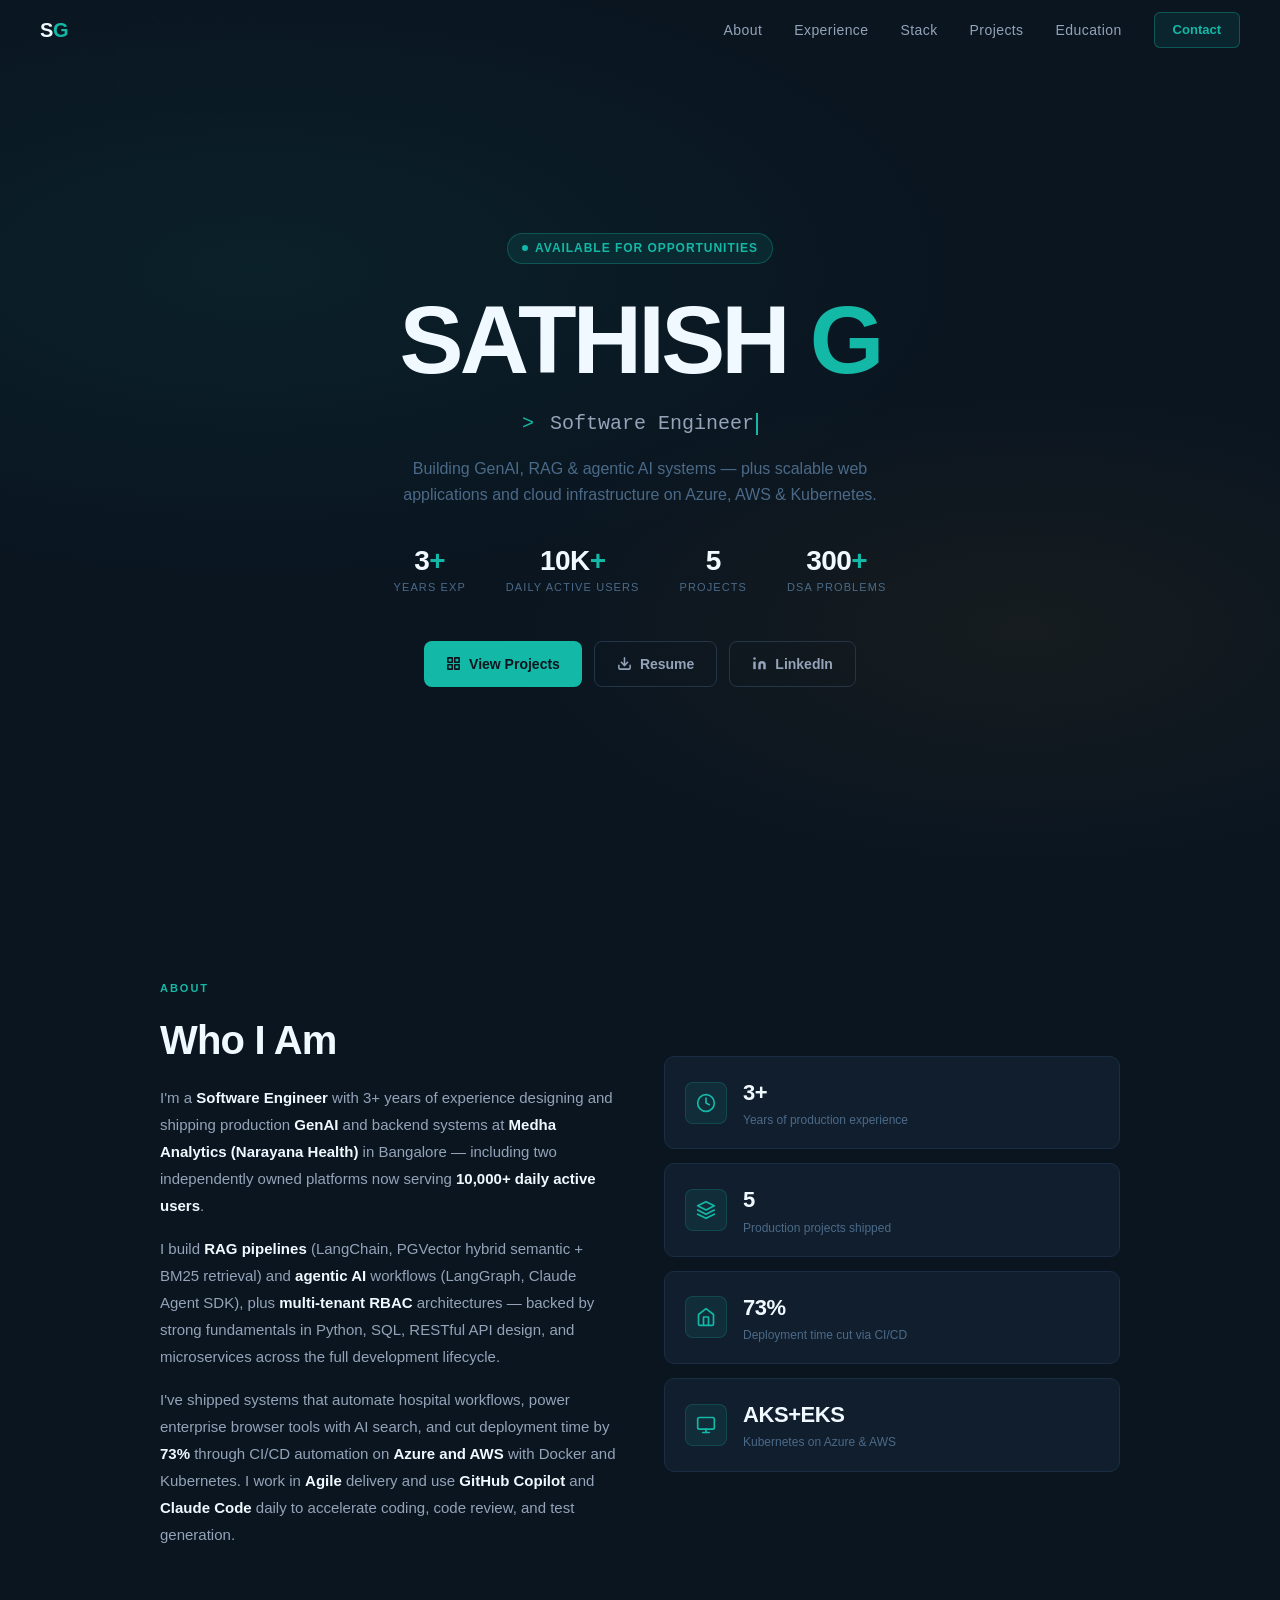
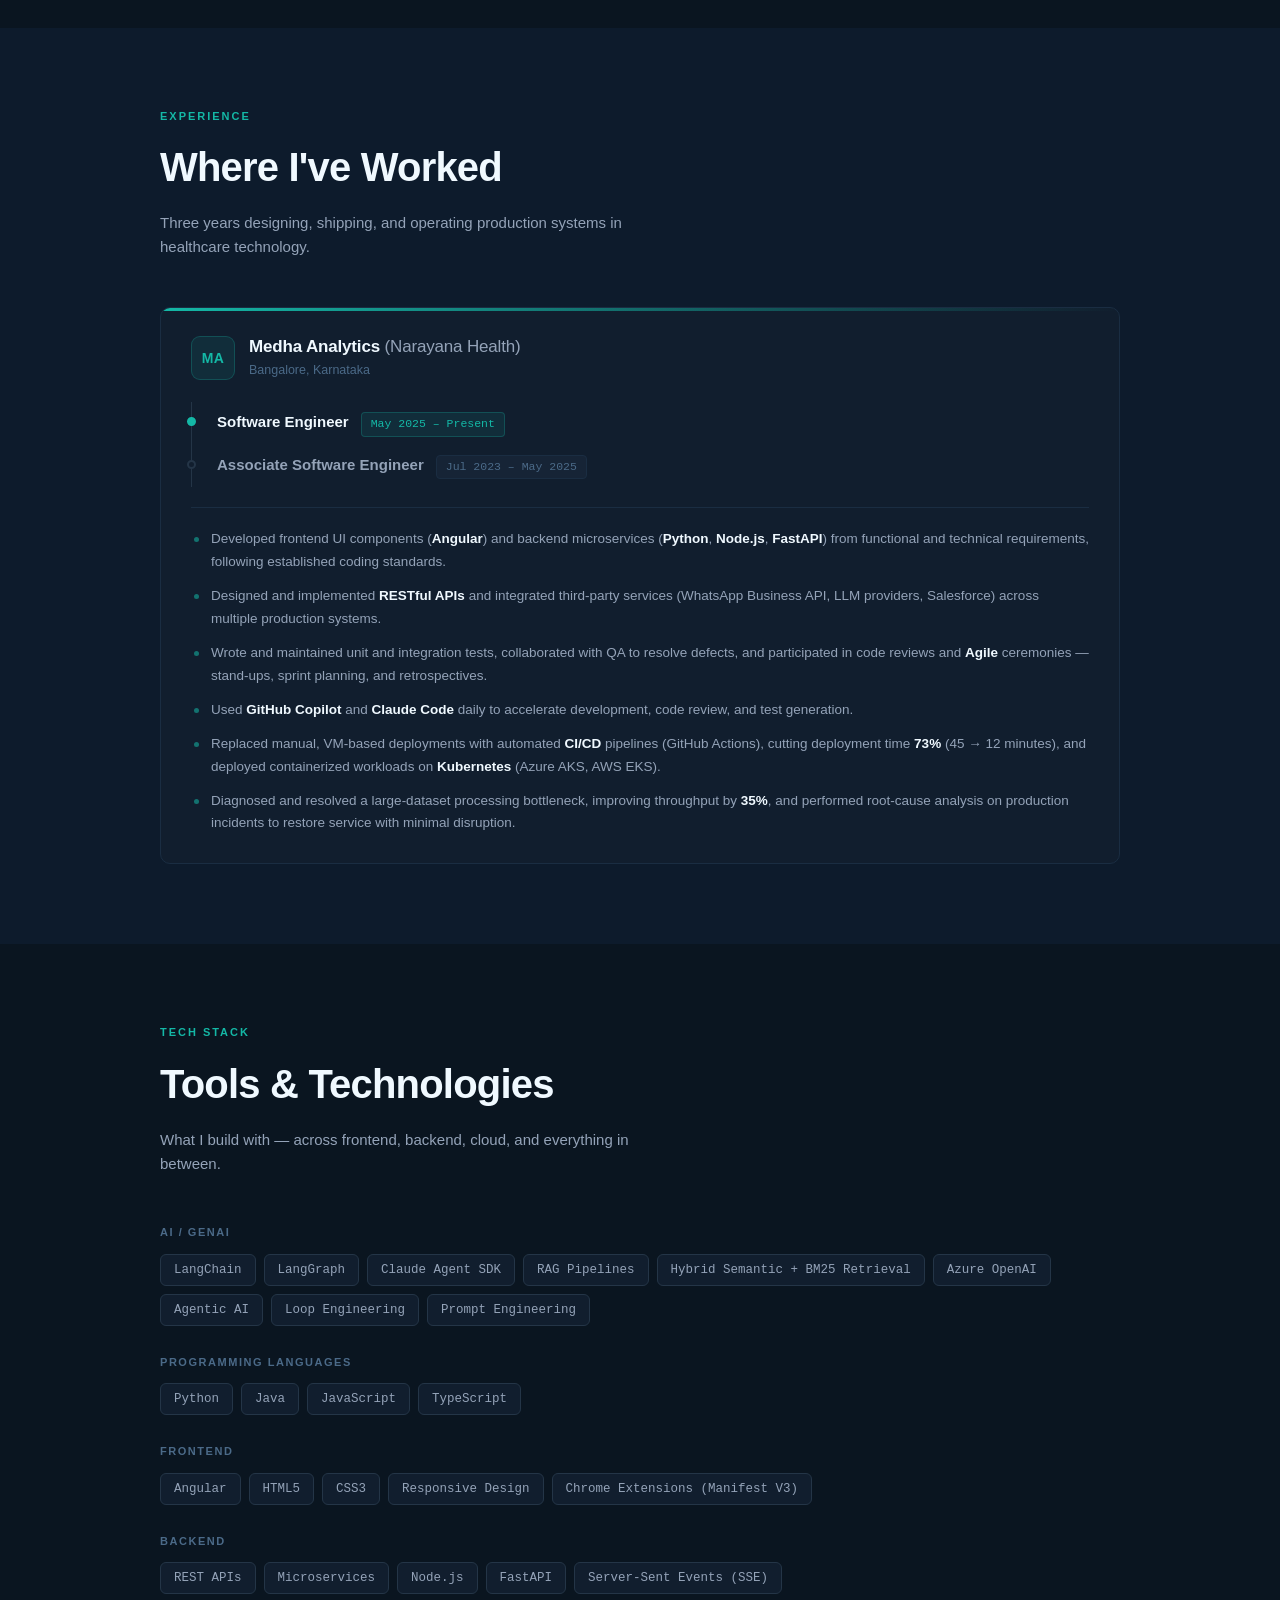
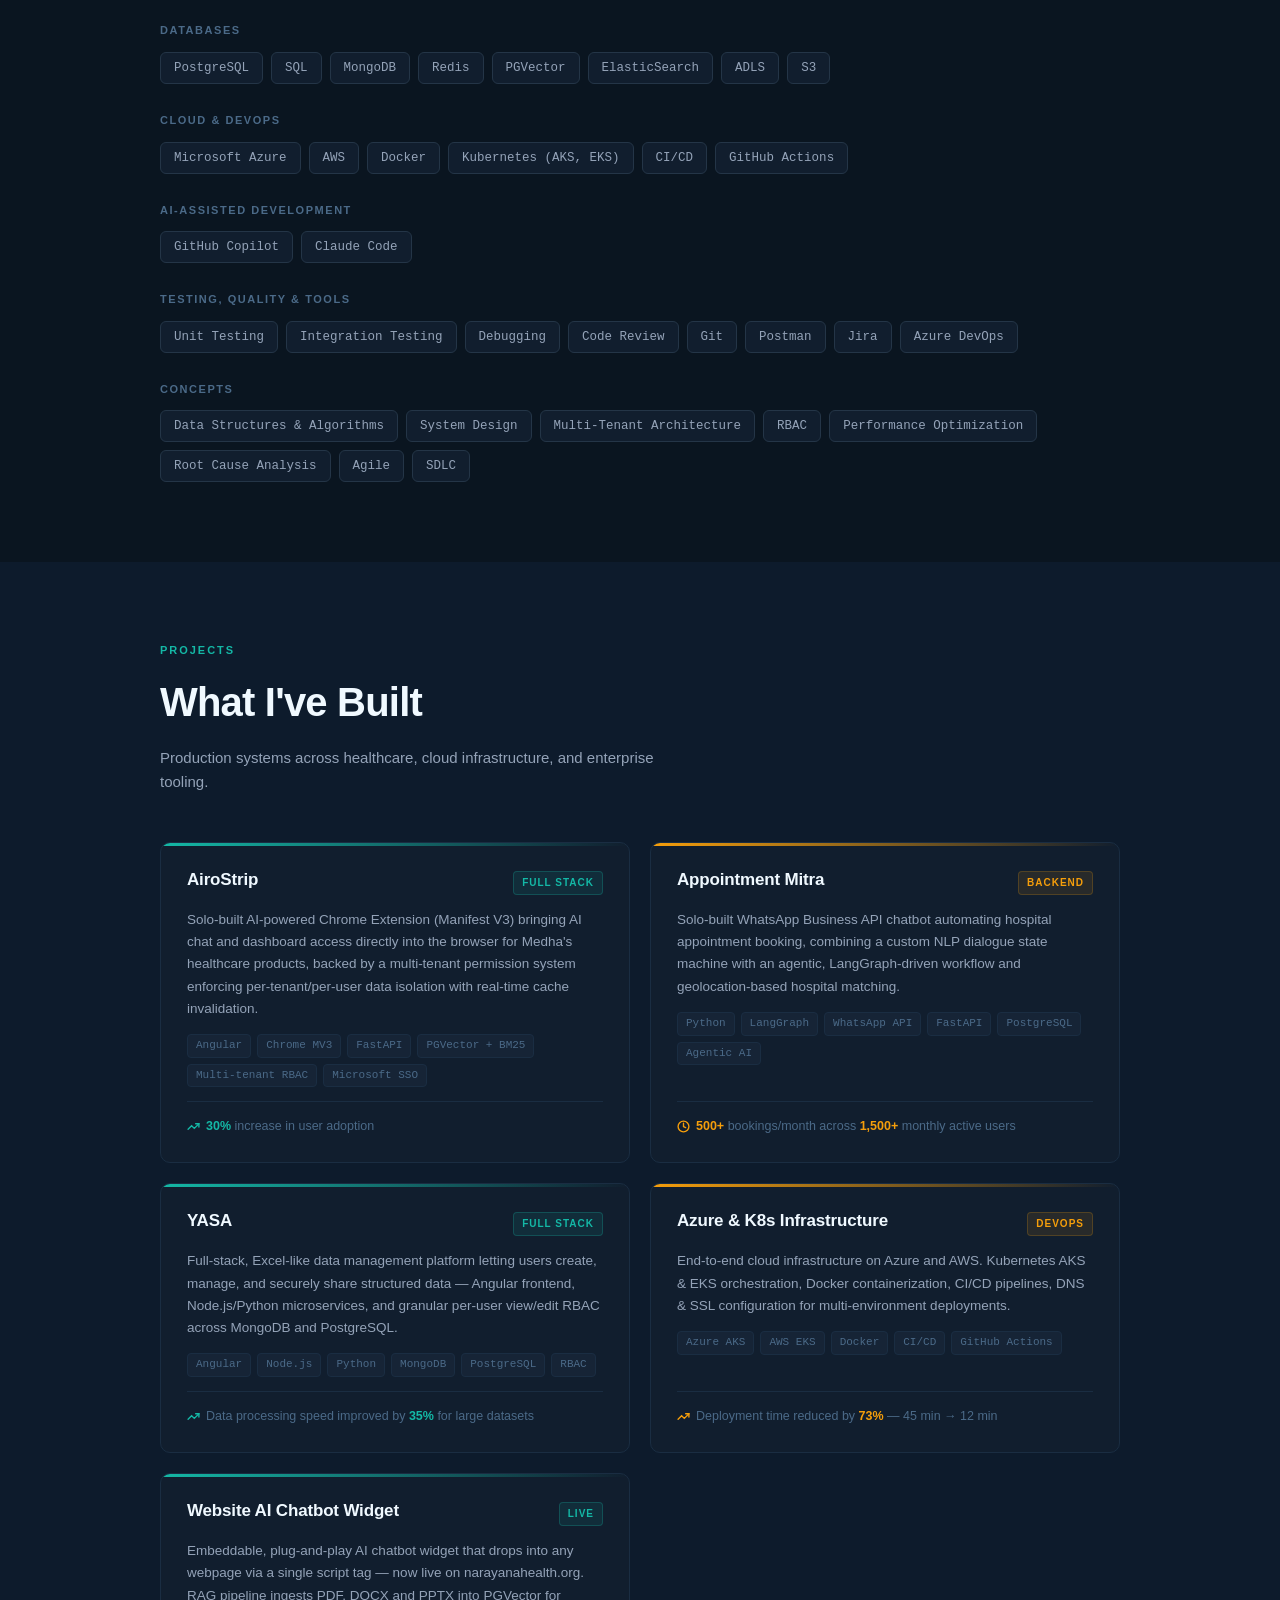
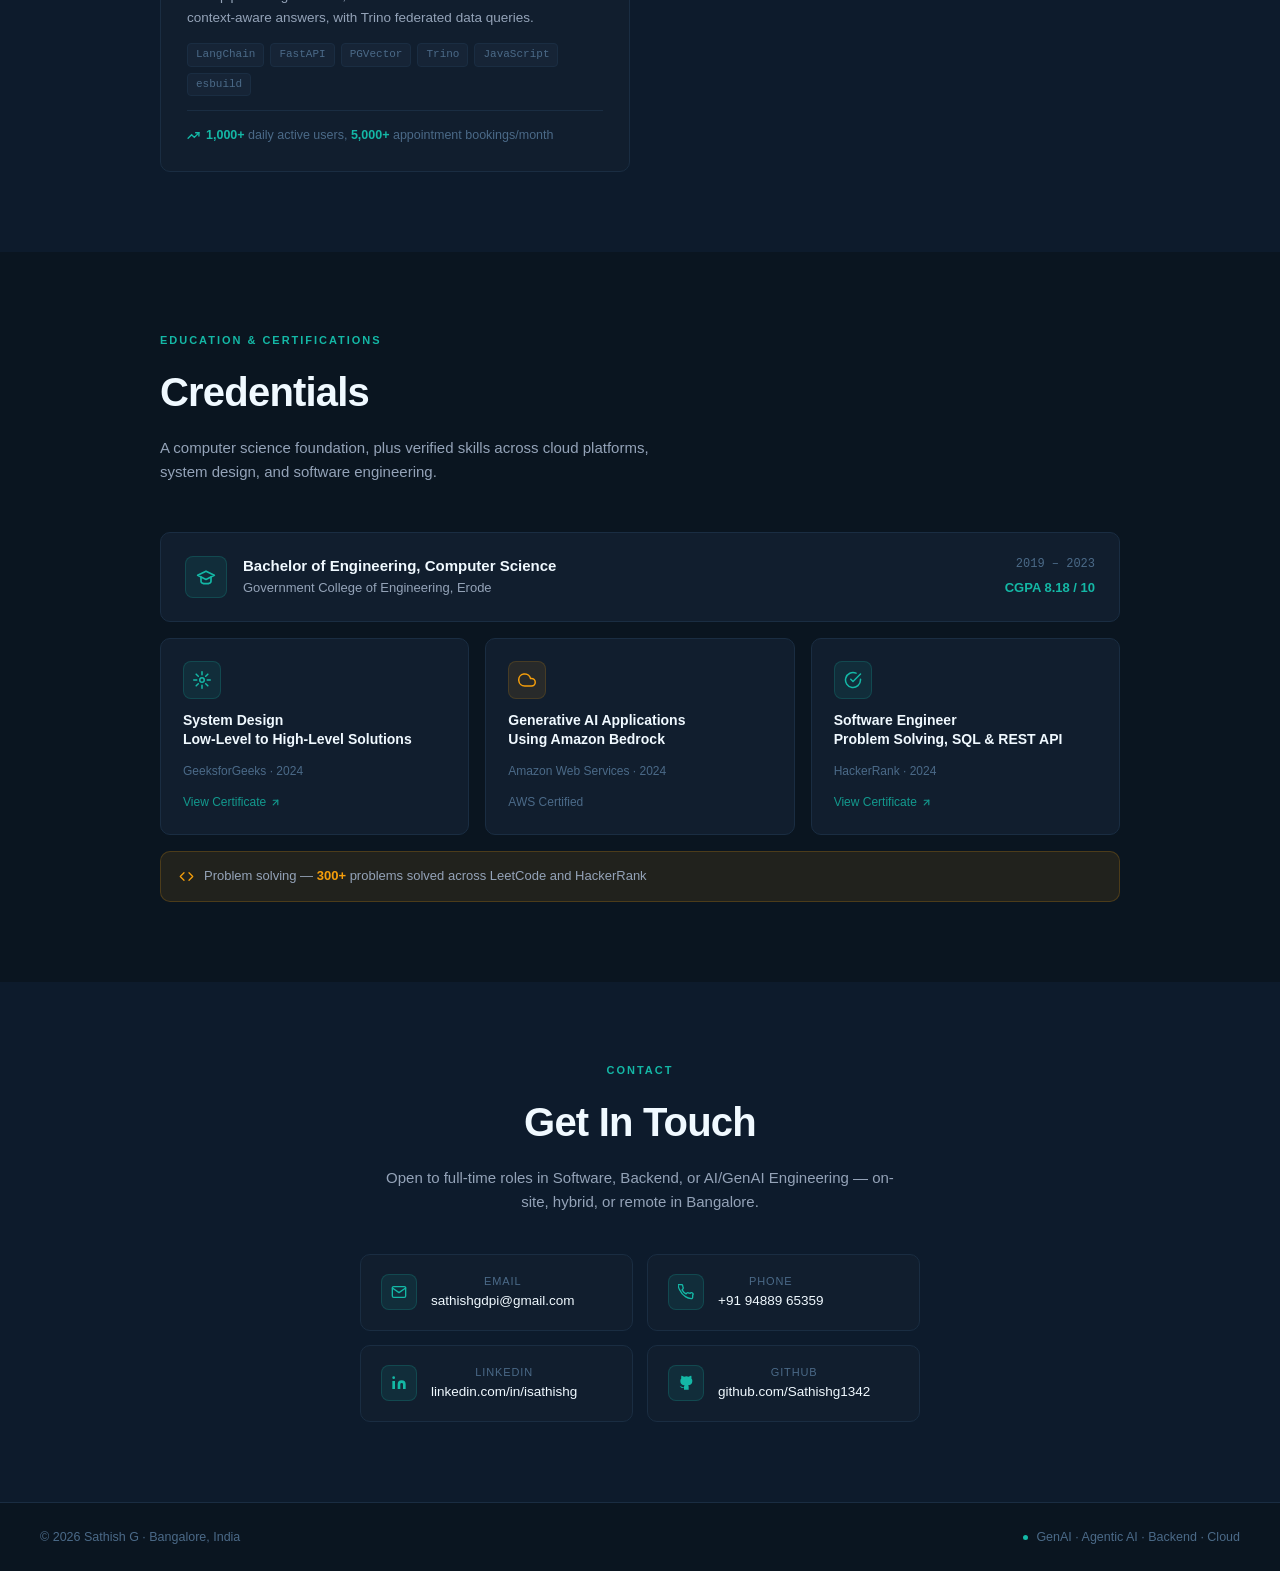
<file: index.html>
<!DOCTYPE html>
<html lang="en">

<head>
<meta charset="UTF-8">
<meta name="viewport" content="width=device-width, initial-scale=1">

<title>Sathish G | Software Engineer — GenAI, RAG &amp; Agentic AI</title>
<meta name="description" content="Sathish G — Bangalore-based Software Engineer building GenAI, RAG & agentic AI systems on Azure, AWS & Kubernetes. Two solo-built platforms, 10,000+ daily active users.">
<meta name="keywords" content="Sathish G, Software Engineer, Backend Engineer, AI Engineer, GenAI, RAG, Agentic AI, LangChain, LangGraph, Claude Agent SDK, System Design, Angular, Node.js, Python, Java, FastAPI, PostgreSQL, PGVector, Multi-tenant, RBAC, Microsoft Azure, AWS, Kubernetes, Docker, CI/CD, Bangalore">
<meta name="author" content="Sathish G">
<meta name="robots" content="index, follow, max-image-preview:large">
<meta name="theme-color" content="#0A1520">
<meta name="google-site-verification" content="fDopiYEM-3ejC6NqxOJigCQwsBHEMHG6MY1jtE9PJ4E" />

<link rel="icon"
  href="data:image/svg+xml,
  <svg xmlns='http://www.w3.org/2000/svg' viewBox='0 0 32 32'>
    <rect width='32' height='32' rx='7' fill='%230A1520'/>
    <rect width='32' height='32' rx='7' fill='none' stroke='%2314B8A6' stroke-width='1.5' opacity='0.4'/>
    <text x='16' y='22' font-family='Arial Black,Arial,sans-serif' font-weight='900' font-size='15' fill='%2314B8A6' text-anchor='middle'>SG</text>
  </svg>">

<link rel="stylesheet" href="style.css">
<link rel="canonical" href="https://sathishg1342.github.io/">

<!-- OpenGraph -->
<meta property="og:title" content="Sathish G | Software Engineer — GenAI, RAG & Agentic AI">
<meta property="og:description" content="3+ years building GenAI, RAG & agentic AI systems and cloud infrastructure on Azure, AWS & Kubernetes. Two solo-built platforms serving 10,000+ daily active users.">
<meta property="og:type" content="website">
<meta property="og:url" content="https://sathishg1342.github.io/">
<meta property="og:site_name" content="Sathish G — Portfolio">
<meta property="og:locale" content="en_IN">

<!-- Twitter Card -->
<meta name="twitter:card" content="summary">
<meta name="twitter:title" content="Sathish G | Software Engineer — GenAI, RAG & Agentic AI">
<meta name="twitter:description" content="3+ years building GenAI, RAG & agentic AI systems and cloud infrastructure on Azure, AWS & Kubernetes.">

<!-- Structured data -->
<script type="application/ld+json">
{
  "@context": "https://schema.org",
  "@graph": [
    {
      "@type": "Person",
      "@id": "https://sathishg1342.github.io/#person",
      "name": "Sathish G",
      "jobTitle": "Software Engineer",
      "description": "Software Engineer specializing in GenAI, RAG pipelines, and agentic AI systems, with full-stack and cloud infrastructure experience on Azure, AWS & Kubernetes.",
      "url": "https://sathishg1342.github.io/",
      "email": "sathishgdpi@gmail.com",
      "telephone": "+91-9488965359",
      "address": { "@type": "PostalAddress", "addressLocality": "Bangalore", "addressRegion": "Karnataka", "addressCountry": "IN" },
      "worksFor": { "@type": "Organization", "name": "Medha Analytics (Narayana Health)" },
      "alumniOf": { "@type": "CollegeOrUniversity", "name": "Government College of Engineering, Erode" },
      "sameAs": [
        "https://github.com/Sathishg1342",
        "https://linkedin.com/in/isathishg"
      ],
      "hasCredential": [
        { "@type": "EducationalOccupationalCredential", "name": "Software Engineer (Problem Solving, SQL & REST API)", "credentialCategory": "certificate", "recognizedBy": { "@type": "Organization", "name": "HackerRank" } },
        { "@type": "EducationalOccupationalCredential", "name": "System Design: Low-Level to High-Level Solutions", "credentialCategory": "certificate", "recognizedBy": { "@type": "Organization", "name": "GeeksforGeeks" } },
        { "@type": "EducationalOccupationalCredential", "name": "Generative AI Applications Using Amazon Bedrock", "credentialCategory": "certificate", "recognizedBy": { "@type": "Organization", "name": "Amazon Web Services" } }
      ],
      "knowsAbout": ["GenAI", "RAG Pipelines", "Agentic AI", "LangChain", "LangGraph", "Claude Agent SDK", "Backend Engineering", "Microservices", "REST API Design", "Multi-Tenant Architecture", "RBAC", "System Design", "Microsoft Azure", "AWS", "Kubernetes", "Docker", "CI/CD", "Angular", "Node.js", "Python", "Java", "FastAPI", "PostgreSQL", "PGVector"]
    },
    {
      "@type": "WebSite",
      "@id": "https://sathishg1342.github.io/#website",
      "url": "https://sathishg1342.github.io/",
      "name": "Sathish G — Portfolio",
      "publisher": { "@id": "https://sathishg1342.github.io/#person" },
      "inLanguage": "en"
    }
  ]
}
</script>
</head>

<body>

<!-- Progress bar -->
<div id="progress"></div>

<!-- Navigation -->
<nav id="nav">
  <a href="#hero" class="nav-logo">S<span>G</span></a>
  <button class="nav-toggle" id="nav-toggle" aria-label="Menu">
    <span></span><span></span><span></span>
  </button>
  <div class="nav-links" id="nav-links">
    <a href="#about"      class="nav-text-link">About</a>
    <a href="#experience" class="nav-text-link">Experience</a>
    <a href="#stack"      class="nav-text-link">Stack</a>
    <a href="#projects"   class="nav-text-link">Projects</a>
    <a href="#education"  class="nav-text-link">Education</a>
    <a href="#contact"    class="nav-cta">Contact</a>
  </div>
</nav>

<!-- Hero -->
<section id="hero">
  <canvas id="hero-canvas"></canvas>
  <div class="hero-content">
    <div class="hero-badge">Available for opportunities</div>
    <h1 class="hero-name">SATHISH <span class="accent">G</span></h1>
    <div class="hero-typing">
      <span class="prefix">&gt;</span>
      <span id="typed-text"></span><span class="hero-cursor"></span>
    </div>
    <p class="hero-tagline">Building GenAI, RAG &amp; agentic AI systems &mdash; plus scalable web applications and cloud infrastructure on Azure, AWS &amp; Kubernetes.</p>
    <div class="hero-stats">
      <div class="hero-stat">
        <div class="num">3<span>+</span></div>
        <div class="lbl">Years Exp</div>
      </div>
      <div class="hero-stat">
        <div class="num">10K<span>+</span></div>
        <div class="lbl">Daily Active Users</div>
      </div>
      <div class="hero-stat">
        <div class="num">5</div>
        <div class="lbl">Projects</div>
      </div>
      <div class="hero-stat">
        <div class="num">300<span>+</span></div>
        <div class="lbl">DSA Problems</div>
      </div>
    </div>
    <div class="hero-btns">
      <a href="#projects" class="btn btn-primary">
        <svg width="15" height="15" viewBox="0 0 24 24" fill="none" stroke="currentColor" stroke-width="2.5" stroke-linecap="round" stroke-linejoin="round"><rect x="3" y="3" width="7" height="7"/><rect x="14" y="3" width="7" height="7"/><rect x="3" y="14" width="7" height="7"/><rect x="14" y="14" width="7" height="7"/></svg>
        View Projects
      </a>
      <a href="Sathish_Resume.pdf" class="btn btn-outline">
        <svg width="15" height="15" viewBox="0 0 24 24" fill="none" stroke="currentColor" stroke-width="2.5" stroke-linecap="round" stroke-linejoin="round"><path d="M21 15v4a2 2 0 01-2 2H5a2 2 0 01-2-2v-4"/><polyline points="7 10 12 15 17 10"/><line x1="12" y1="15" x2="12" y2="3"/></svg>
        Resume
      </a>
      <a href="https://www.linkedin.com/in/isathishg" target="_blank" rel="noopener" class="btn btn-outline">
        <svg width="15" height="15" viewBox="0 0 24 24" fill="currentColor"><path d="M16 8a6 6 0 016 6v7h-4v-7a2 2 0 00-2-2 2 2 0 00-2 2v7h-4v-7a6 6 0 016-6z"/><rect x="2" y="9" width="4" height="12"/><circle cx="4" cy="4" r="2"/></svg>
        LinkedIn
      </a>
    </div>
  </div>
</section>

<!-- About -->
<section id="about">
  <div class="container">
    <div class="about-grid fade-in">
      <div>
        <div class="section-label">About</div>
        <h2 class="section-title">Who I Am</h2>
        <div class="about-bio">
          <p>I'm a <strong>Software Engineer</strong> with 3+ years of experience designing and shipping production <strong>GenAI</strong> and backend systems at <strong>Medha Analytics (Narayana Health)</strong> in Bangalore — including two independently owned platforms now serving <strong>10,000+ daily active users</strong>.</p>
          <p>I build <strong>RAG pipelines</strong> (LangChain, PGVector hybrid semantic + BM25 retrieval) and <strong>agentic AI</strong> workflows (LangGraph, Claude Agent SDK), plus <strong>multi-tenant RBAC</strong> architectures — backed by strong fundamentals in Python, SQL, RESTful API design, and microservices across the full development lifecycle.</p>
          <p>I've shipped systems that automate hospital workflows, power enterprise browser tools with AI search, and cut deployment time by <strong>73%</strong> through CI/CD automation on <strong>Azure and AWS</strong> with Docker and Kubernetes. I work in <strong>Agile</strong> delivery and use <strong>GitHub Copilot</strong> and <strong>Claude Code</strong> daily to accelerate coding, code review, and test generation.</p>
        </div>
      </div>
      <div class="about-cards">
        <div class="about-card">
          <div class="about-card-icon">
            <svg viewBox="0 0 24 24" fill="none" stroke="var(--teal)" stroke-width="2" stroke-linecap="round" stroke-linejoin="round"><circle cx="12" cy="12" r="10"/><polyline points="12 6 12 12 16 14"/></svg>
          </div>
          <div class="about-card-text">
            <div class="big">3+</div>
            <div class="small">Years of production experience</div>
          </div>
        </div>
        <div class="about-card">
          <div class="about-card-icon">
            <svg viewBox="0 0 24 24" fill="none" stroke="var(--teal)" stroke-width="2" stroke-linecap="round" stroke-linejoin="round"><polygon points="12 2 2 7 12 12 22 7 12 2"/><polyline points="2 17 12 22 22 17"/><polyline points="2 12 12 17 22 12"/></svg>
          </div>
          <div class="about-card-text">
            <div class="big">5</div>
            <div class="small">Production projects shipped</div>
          </div>
        </div>
        <div class="about-card">
          <div class="about-card-icon">
            <svg viewBox="0 0 24 24" fill="none" stroke="var(--teal)" stroke-width="2" stroke-linecap="round" stroke-linejoin="round"><path d="M3 9l9-7 9 7v11a2 2 0 01-2 2H5a2 2 0 01-2-2z"/><polyline points="9 22 9 12 15 12 15 22"/></svg>
          </div>
          <div class="about-card-text">
            <div class="big">73%</div>
            <div class="small">Deployment time cut via CI/CD</div>
          </div>
        </div>
        <div class="about-card">
          <div class="about-card-icon">
            <svg viewBox="0 0 24 24" fill="none" stroke="var(--teal)" stroke-width="2" stroke-linecap="round" stroke-linejoin="round"><rect x="2" y="3" width="20" height="14" rx="2"/><line x1="8" y1="21" x2="16" y2="21"/><line x1="12" y1="17" x2="12" y2="21"/></svg>
          </div>
          <div class="about-card-text">
            <div class="big">AKS+EKS</div>
            <div class="small">Kubernetes on Azure &amp; AWS</div>
          </div>
        </div>
      </div>
    </div>
  </div>
</section>

<!-- Experience -->
<section id="experience" class="bg-alt">
  <div class="container fade-in">
    <div class="section-label">Experience</div>
    <h2 class="section-title">Where I've Worked</h2>
    <p class="section-sub">Three years designing, shipping, and operating production systems in healthcare technology.</p>

    <div class="exp-card">
      <div class="exp-company">
        <div class="exp-logo">MA</div>
        <div class="exp-company-text">
          <h3 class="exp-company-name">Medha Analytics <span>(Narayana Health)</span></h3>
          <div class="exp-company-meta">Bangalore, Karnataka</div>
        </div>
      </div>

      <div class="exp-roles">
        <div class="exp-role exp-role-current">
          <span class="exp-dot"></span>
          <span class="exp-role-title">Software Engineer</span>
          <span class="exp-role-period">May 2025 &ndash; Present</span>
        </div>
        <div class="exp-role">
          <span class="exp-dot"></span>
          <span class="exp-role-title">Associate Software Engineer</span>
          <span class="exp-role-period">Jul 2023 &ndash; May 2025</span>
        </div>
      </div>

      <ul class="exp-points">
        <li>Developed frontend UI components (<strong>Angular</strong>) and backend microservices (<strong>Python</strong>, <strong>Node.js</strong>, <strong>FastAPI</strong>) from functional and technical requirements, following established coding standards.</li>
        <li>Designed and implemented <strong>RESTful APIs</strong> and integrated third-party services (WhatsApp Business API, LLM providers, Salesforce) across multiple production systems.</li>
        <li>Wrote and maintained unit and integration tests, collaborated with QA to resolve defects, and participated in code reviews and <strong>Agile</strong> ceremonies &mdash; stand-ups, sprint planning, and retrospectives.</li>
        <li>Used <strong>GitHub Copilot</strong> and <strong>Claude Code</strong> daily to accelerate development, code review, and test generation.</li>
        <li>Replaced manual, VM-based deployments with automated <strong>CI/CD</strong> pipelines (GitHub Actions), cutting deployment time <strong>73%</strong> (45 &rarr; 12 minutes), and deployed containerized workloads on <strong>Kubernetes</strong> (Azure AKS, AWS EKS).</li>
        <li>Diagnosed and resolved a large-dataset processing bottleneck, improving throughput by <strong>35%</strong>, and performed root-cause analysis on production incidents to restore service with minimal disruption.</li>
      </ul>
    </div>
  </div>
</section>

<!-- Tech Stack -->
<section id="stack">
  <div class="container fade-in">
    <div class="section-label">Tech Stack</div>
    <h2 class="section-title">Tools &amp; Technologies</h2>
    <p class="section-sub">What I build with — across frontend, backend, cloud, and everything in between.</p>

    <div class="stack-group">
      <div class="stack-group-label">AI / GenAI</div>
      <div class="chips">
        <span class="chip chip-amber">LangChain</span>
        <span class="chip chip-amber">LangGraph</span>
        <span class="chip chip-amber">Claude Agent SDK</span>
        <span class="chip chip-amber">RAG Pipelines</span>
        <span class="chip chip-amber">Hybrid Semantic + BM25 Retrieval</span>
        <span class="chip chip-amber">Azure OpenAI</span>
        <span class="chip chip-amber">Agentic AI</span>
        <span class="chip chip-amber">Loop Engineering</span>
        <span class="chip chip-amber">Prompt Engineering</span>
      </div>
    </div>
    <div class="stack-group">
      <div class="stack-group-label">Programming Languages</div>
      <div class="chips">
        <span class="chip">Python</span>
        <span class="chip">Java</span>
        <span class="chip">JavaScript</span>
        <span class="chip">TypeScript</span>
      </div>
    </div>
    <div class="stack-group">
      <div class="stack-group-label">Frontend</div>
      <div class="chips">
        <span class="chip">Angular</span>
        <span class="chip">HTML5</span>
        <span class="chip">CSS3</span>
        <span class="chip">Responsive Design</span>
        <span class="chip">Chrome Extensions (Manifest V3)</span>
      </div>
    </div>
    <div class="stack-group">
      <div class="stack-group-label">Backend</div>
      <div class="chips">
        <span class="chip">REST APIs</span>
        <span class="chip">Microservices</span>
        <span class="chip">Node.js</span>
        <span class="chip">FastAPI</span>
        <span class="chip">Server-Sent Events (SSE)</span>
      </div>
    </div>
    <div class="stack-group">
      <div class="stack-group-label">Databases</div>
      <div class="chips">
        <span class="chip">PostgreSQL</span>
        <span class="chip">SQL</span>
        <span class="chip">MongoDB</span>
        <span class="chip">Redis</span>
        <span class="chip">PGVector</span>
        <span class="chip">ElasticSearch</span>
        <span class="chip">ADLS</span>
        <span class="chip">S3</span>
      </div>
    </div>
    <div class="stack-group">
      <div class="stack-group-label">Cloud &amp; DevOps</div>
      <div class="chips">
        <span class="chip chip-amber">Microsoft Azure</span>
        <span class="chip chip-amber">AWS</span>
        <span class="chip chip-amber">Docker</span>
        <span class="chip chip-amber">Kubernetes (AKS, EKS)</span>
        <span class="chip chip-amber">CI/CD</span>
        <span class="chip chip-amber">GitHub Actions</span>
      </div>
    </div>
    <div class="stack-group">
      <div class="stack-group-label">AI-Assisted Development</div>
      <div class="chips">
        <span class="chip chip-amber">GitHub Copilot</span>
        <span class="chip chip-amber">Claude Code</span>
      </div>
    </div>
    <div class="stack-group">
      <div class="stack-group-label">Testing, Quality &amp; Tools</div>
      <div class="chips">
        <span class="chip">Unit Testing</span>
        <span class="chip">Integration Testing</span>
        <span class="chip">Debugging</span>
        <span class="chip">Code Review</span>
        <span class="chip">Git</span>
        <span class="chip">Postman</span>
        <span class="chip">Jira</span>
        <span class="chip">Azure DevOps</span>
      </div>
    </div>
    <div class="stack-group">
      <div class="stack-group-label">Concepts</div>
      <div class="chips">
        <span class="chip">Data Structures &amp; Algorithms</span>
        <span class="chip">System Design</span>
        <span class="chip">Multi-Tenant Architecture</span>
        <span class="chip">RBAC</span>
        <span class="chip">Performance Optimization</span>
        <span class="chip">Root Cause Analysis</span>
        <span class="chip">Agile</span>
        <span class="chip">SDLC</span>
      </div>
    </div>
  </div>
</section>

<!-- Projects -->
<section id="projects" class="bg-alt">
  <div class="container fade-in">
    <div class="section-label">Projects</div>
    <h2 class="section-title">What I've Built</h2>
    <p class="section-sub">Production systems across healthcare, cloud infrastructure, and enterprise tooling.</p>

    <div class="projects-grid">

      <div class="project-card card-teal">
        <div class="project-head">
          <h3 class="project-name">AiroStrip</h3>
          <div class="project-badge badge-teal">Full Stack</div>
        </div>
        <p class="project-desc">Solo-built AI-powered Chrome Extension (Manifest V3) bringing AI chat and dashboard access directly into the browser for Medha's healthcare products, backed by a multi-tenant permission system enforcing per-tenant/per-user data isolation with real-time cache invalidation.</p>
        <div class="project-tags">
          <span class="project-tag">Angular</span>
          <span class="project-tag">Chrome MV3</span>
          <span class="project-tag">FastAPI</span>
          <span class="project-tag">PGVector + BM25</span>
          <span class="project-tag">Multi-tenant RBAC</span>
          <span class="project-tag">Microsoft SSO</span>
        </div>
        <div class="project-metric metric-teal">
          <svg width="13" height="13" viewBox="0 0 24 24" fill="none" stroke="var(--teal)" stroke-width="2.5" stroke-linecap="round"><polyline points="22 7 13.5 15.5 8.5 10.5 2 17"/><polyline points="16 7 22 7 22 13"/></svg>
          <span><strong>30%</strong> increase in user adoption</span>
        </div>
      </div>

      <div class="project-card card-amber">
        <div class="project-head">
          <h3 class="project-name">Appointment Mitra</h3>
          <div class="project-badge badge-amber">Backend</div>
        </div>
        <p class="project-desc">Solo-built WhatsApp Business API chatbot automating hospital appointment booking, combining a custom NLP dialogue state machine with an agentic, LangGraph-driven workflow and geolocation-based hospital matching.</p>
        <div class="project-tags">
          <span class="project-tag">Python</span>
          <span class="project-tag">LangGraph</span>
          <span class="project-tag">WhatsApp API</span>
          <span class="project-tag">FastAPI</span>
          <span class="project-tag">PostgreSQL</span>
          <span class="project-tag">Agentic AI</span>
        </div>
        <div class="project-metric metric-amber">
          <svg width="13" height="13" viewBox="0 0 24 24" fill="none" stroke="var(--amber)" stroke-width="2.5" stroke-linecap="round"><circle cx="12" cy="12" r="10"/><polyline points="12 6 12 12 16 14"/></svg>
          <span><strong>500+</strong> bookings/month across <strong>1,500+</strong> monthly active users</span>
        </div>
      </div>

      <div class="project-card card-teal">
        <div class="project-head">
          <h3 class="project-name">YASA</h3>
          <div class="project-badge badge-teal">Full Stack</div>
        </div>
        <p class="project-desc">Full-stack, Excel-like data management platform letting users create, manage, and securely share structured data — Angular frontend, Node.js/Python microservices, and granular per-user view/edit RBAC across MongoDB and PostgreSQL.</p>
        <div class="project-tags">
          <span class="project-tag">Angular</span>
          <span class="project-tag">Node.js</span>
          <span class="project-tag">Python</span>
          <span class="project-tag">MongoDB</span>
          <span class="project-tag">PostgreSQL</span>
          <span class="project-tag">RBAC</span>
        </div>
        <div class="project-metric metric-teal">
          <svg width="13" height="13" viewBox="0 0 24 24" fill="none" stroke="var(--teal)" stroke-width="2.5" stroke-linecap="round"><polyline points="22 7 13.5 15.5 8.5 10.5 2 17"/><polyline points="16 7 22 7 22 13"/></svg>
          <span>Data processing speed improved by <strong>35%</strong> for large datasets</span>
        </div>
      </div>

      <div class="project-card card-amber">
        <div class="project-head">
          <h3 class="project-name">Azure &amp; K8s Infrastructure</h3>
          <div class="project-badge badge-amber">DevOps</div>
        </div>
        <p class="project-desc">End-to-end cloud infrastructure on Azure and AWS. Kubernetes AKS &amp; EKS orchestration, Docker containerization, CI/CD pipelines, DNS &amp; SSL configuration for multi-environment deployments.</p>
        <div class="project-tags">
          <span class="project-tag">Azure AKS</span>
          <span class="project-tag">AWS EKS</span>
          <span class="project-tag">Docker</span>
          <span class="project-tag">CI/CD</span>
          <span class="project-tag">GitHub Actions</span>
        </div>
        <div class="project-metric metric-amber">
          <svg width="13" height="13" viewBox="0 0 24 24" fill="none" stroke="var(--amber)" stroke-width="2.5" stroke-linecap="round"><polyline points="22 7 13.5 15.5 8.5 10.5 2 17"/><polyline points="16 7 22 7 22 13"/></svg>
          <span>Deployment time reduced by <strong>73%</strong> — 45 min → 12 min</span>
        </div>
      </div>

      <div class="project-card card-teal">
        <div class="project-head">
          <h3 class="project-name">Website AI Chatbot Widget</h3>
          <div class="project-badge badge-teal">Live</div>
        </div>
        <p class="project-desc">Embeddable, plug-and-play AI chatbot widget that drops into any webpage via a single script tag — now live on narayanahealth.org. RAG pipeline ingests PDF, DOCX and PPTX into PGVector for context-aware answers, with Trino federated data queries.</p>
        <div class="project-tags">
          <span class="project-tag">LangChain</span>
          <span class="project-tag">FastAPI</span>
          <span class="project-tag">PGVector</span>
          <span class="project-tag">Trino</span>
          <span class="project-tag">JavaScript</span>
          <span class="project-tag">esbuild</span>
        </div>
        <div class="project-metric metric-teal">
          <svg width="13" height="13" viewBox="0 0 24 24" fill="none" stroke="var(--teal)" stroke-width="2.5" stroke-linecap="round"><polyline points="22 7 13.5 15.5 8.5 10.5 2 17"/><polyline points="16 7 22 7 22 13"/></svg>
          <span><strong>1,000+</strong> daily active users, <strong>5,000+</strong> appointment bookings/month</span>
        </div>
      </div>

    </div>
  </div>
</section>

<!-- Education & Certifications -->
<section id="education">
  <div class="container fade-in">
    <div class="section-label">Education &amp; Certifications</div>
    <h2 class="section-title">Credentials</h2>
    <p class="section-sub">A computer science foundation, plus verified skills across cloud platforms, system design, and software engineering.</p>

    <div class="edu-card">
      <div class="edu-icon">
        <svg width="20" height="20" viewBox="0 0 24 24" fill="none" stroke="var(--teal)" stroke-width="2" stroke-linecap="round" stroke-linejoin="round"><path d="M22 10L12 5 2 10l10 5 10-5z"/><path d="M6 12v5c0 1.66 2.69 3 6 3s6-1.34 6-3v-5"/></svg>
      </div>
      <div class="edu-text">
        <h3 class="edu-degree">Bachelor of Engineering, Computer Science</h3>
        <div class="edu-school">Government College of Engineering, Erode</div>
      </div>
      <div class="edu-meta">
        <div class="edu-years">2019 &ndash; 2023</div>
        <div class="edu-cgpa">CGPA 8.18 / 10</div>
      </div>
    </div>

    <div class="certs-grid">

      <div class="cert-card">
        <div class="cert-icon cert-icon-teal">
          <svg width="18" height="18" viewBox="0 0 24 24" fill="none" stroke="var(--teal)" stroke-width="2" stroke-linecap="round" stroke-linejoin="round"><circle cx="12" cy="12" r="3"/><path d="M12 1v4M12 19v4M4.22 4.22l2.83 2.83M16.95 16.95l2.83 2.83M1 12h4M19 12h4M4.22 19.78l2.83-2.83M16.95 7.05l2.83-2.83"/></svg>
        </div>
        <h3 class="cert-name">System Design<br>Low-Level to High-Level Solutions</h3>
        <div class="cert-by">GeeksforGeeks · 2024</div>
        <a href="https://media.geeksforgeeks.org/courses/certificates/ddc8b59cc39eea59552c001b68ebfd2b.pdf" target="_blank" rel="noopener" class="cert-link">
          View Certificate
          <svg width="11" height="11" viewBox="0 0 24 24" fill="none" stroke="currentColor" stroke-width="2.5" stroke-linecap="round"><line x1="7" y1="17" x2="17" y2="7"/><polyline points="7 7 17 7 17 17"/></svg>
        </a>
      </div>

      <div class="cert-card">
        <div class="cert-icon cert-icon-amber">
          <svg width="18" height="18" viewBox="0 0 24 24" fill="none" stroke="var(--amber)" stroke-width="2" stroke-linecap="round" stroke-linejoin="round"><path d="M18 10h-1.26A8 8 0 109 20h9a5 5 0 000-10z"/></svg>
        </div>
        <h3 class="cert-name">Generative AI Applications<br>Using Amazon Bedrock</h3>
        <div class="cert-by">Amazon Web Services · 2024</div>
        <div class="cert-link-placeholder">AWS Certified</div>
      </div>

      <div class="cert-card">
        <div class="cert-icon cert-icon-teal">
          <svg width="18" height="18" viewBox="0 0 24 24" fill="none" stroke="var(--teal)" stroke-width="2" stroke-linecap="round" stroke-linejoin="round"><path d="M22 11.08V12a10 10 0 11-5.93-9.14"/><polyline points="22 4 12 14.01 9 11.01"/></svg>
        </div>
        <h3 class="cert-name">Software Engineer<br>Problem Solving, SQL &amp; REST API</h3>
        <div class="cert-by">HackerRank · 2024</div>
        <a href="https://www.hackerrank.com/certificates/77109dd85399" target="_blank" rel="noopener" class="cert-link">
          View Certificate
          <svg width="11" height="11" viewBox="0 0 24 24" fill="none" stroke="currentColor" stroke-width="2.5" stroke-linecap="round"><line x1="7" y1="17" x2="17" y2="7"/><polyline points="7 7 17 7 17 17"/></svg>
        </a>
      </div>

    </div>

    <div class="edu-note">
      <svg width="15" height="15" viewBox="0 0 24 24" fill="none" stroke="var(--amber)" stroke-width="2" stroke-linecap="round" stroke-linejoin="round"><polyline points="16 18 22 12 16 6"/><polyline points="8 6 2 12 8 18"/></svg>
      <span>Problem solving &mdash; <strong>300+</strong> problems solved across LeetCode and HackerRank</span>
    </div>
  </div>
</section>

<!-- Contact -->
<section id="contact" class="bg-alt">
  <div class="container fade-in contact-center">
    <div class="section-label">Contact</div>
    <h2 class="section-title">Get In Touch</h2>
    <p class="section-sub contact-sub">Open to full-time roles in Software, Backend, or AI/GenAI Engineering — on-site, hybrid, or remote in Bangalore.</p>
    <div class="contact-grid">
      <a href="mailto:sathishgdpi@gmail.com" class="contact-card">
        <div class="contact-card-icon">
          <svg width="16" height="16" viewBox="0 0 24 24" fill="none" stroke="var(--teal)" stroke-width="2" stroke-linecap="round" stroke-linejoin="round"><path d="M4 4h16c1.1 0 2 .9 2 2v12c0 1.1-.9 2-2 2H4c-1.1 0-2-.9-2-2V6c0-1.1.9-2 2-2z"/><polyline points="22,6 12,13 2,6"/></svg>
        </div>
        <div class="contact-card-text">
          <div class="contact-label">Email</div>
          <div class="contact-val">sathishgdpi@gmail.com</div>
        </div>
      </a>
      <a href="tel:+919488965359" class="contact-card">
        <div class="contact-card-icon">
          <svg width="16" height="16" viewBox="0 0 24 24" fill="none" stroke="var(--teal)" stroke-width="2" stroke-linecap="round" stroke-linejoin="round"><path d="M22 16.92v3a2 2 0 01-2.18 2 19.79 19.79 0 01-8.63-3.07A19.5 19.5 0 013.09 9.81a19.79 19.79 0 01-3.07-8.67A2 2 0 012 .84h3a2 2 0 012 1.72c.127.96.361 1.903.7 2.81a2 2 0 01-.45 2.11L6.09 8.91a16 16 0 006 6l1.27-1.27a2 2 0 012.11-.45c.907.339 1.85.573 2.81.7A2 2 0 0122 16.92z"/></svg>
        </div>
        <div class="contact-card-text">
          <div class="contact-label">Phone</div>
          <div class="contact-val">+91 94889 65359</div>
        </div>
      </a>
      <a href="https://www.linkedin.com/in/isathishg" target="_blank" rel="noopener" class="contact-card">
        <div class="contact-card-icon">
          <svg width="16" height="16" viewBox="0 0 24 24" fill="var(--teal)"><path d="M16 8a6 6 0 016 6v7h-4v-7a2 2 0 00-2-2 2 2 0 00-2 2v7h-4v-7a6 6 0 016-6z"/><rect x="2" y="9" width="4" height="12"/><circle cx="4" cy="4" r="2"/></svg>
        </div>
        <div class="contact-card-text">
          <div class="contact-label">LinkedIn</div>
          <div class="contact-val">linkedin.com/in/isathishg</div>
        </div>
      </a>
      <a href="https://github.com/Sathishg1342" target="_blank" rel="noopener" class="contact-card">
        <div class="contact-card-icon">
          <svg width="16" height="16" viewBox="0 0 24 24" fill="var(--teal)"><path d="M9 19c-5 1.5-5-2.5-7-3m14 6v-3.87a3.37 3.37 0 00-.94-2.61c3.14-.35 6.44-1.54 6.44-7A5.44 5.44 0 0020 4.77 5.07 5.07 0 0019.91 1S18.73.65 16 2.48a13.38 13.38 0 00-7 0C6.27.65 5.09 1 5.09 1A5.07 5.07 0 005 4.77a5.44 5.44 0 00-1.5 3.78c0 5.42 3.3 6.61 6.44 7A3.37 3.37 0 009 18.13V22"/></svg>
        </div>
        <div class="contact-card-text">
          <div class="contact-label">GitHub</div>
          <div class="contact-val">github.com/Sathishg1342</div>
        </div>
      </a>
    </div>
  </div>
</section>

<footer>
  <span>© 2026 Sathish G · Bangalore, India</span>
  <div class="footer-right">
    <div class="footer-dot"></div>
    <span>GenAI · Agentic AI · Backend · Cloud</span>
  </div>
</footer>

<script src="script.js"></script>

</body>
</html>
</file>
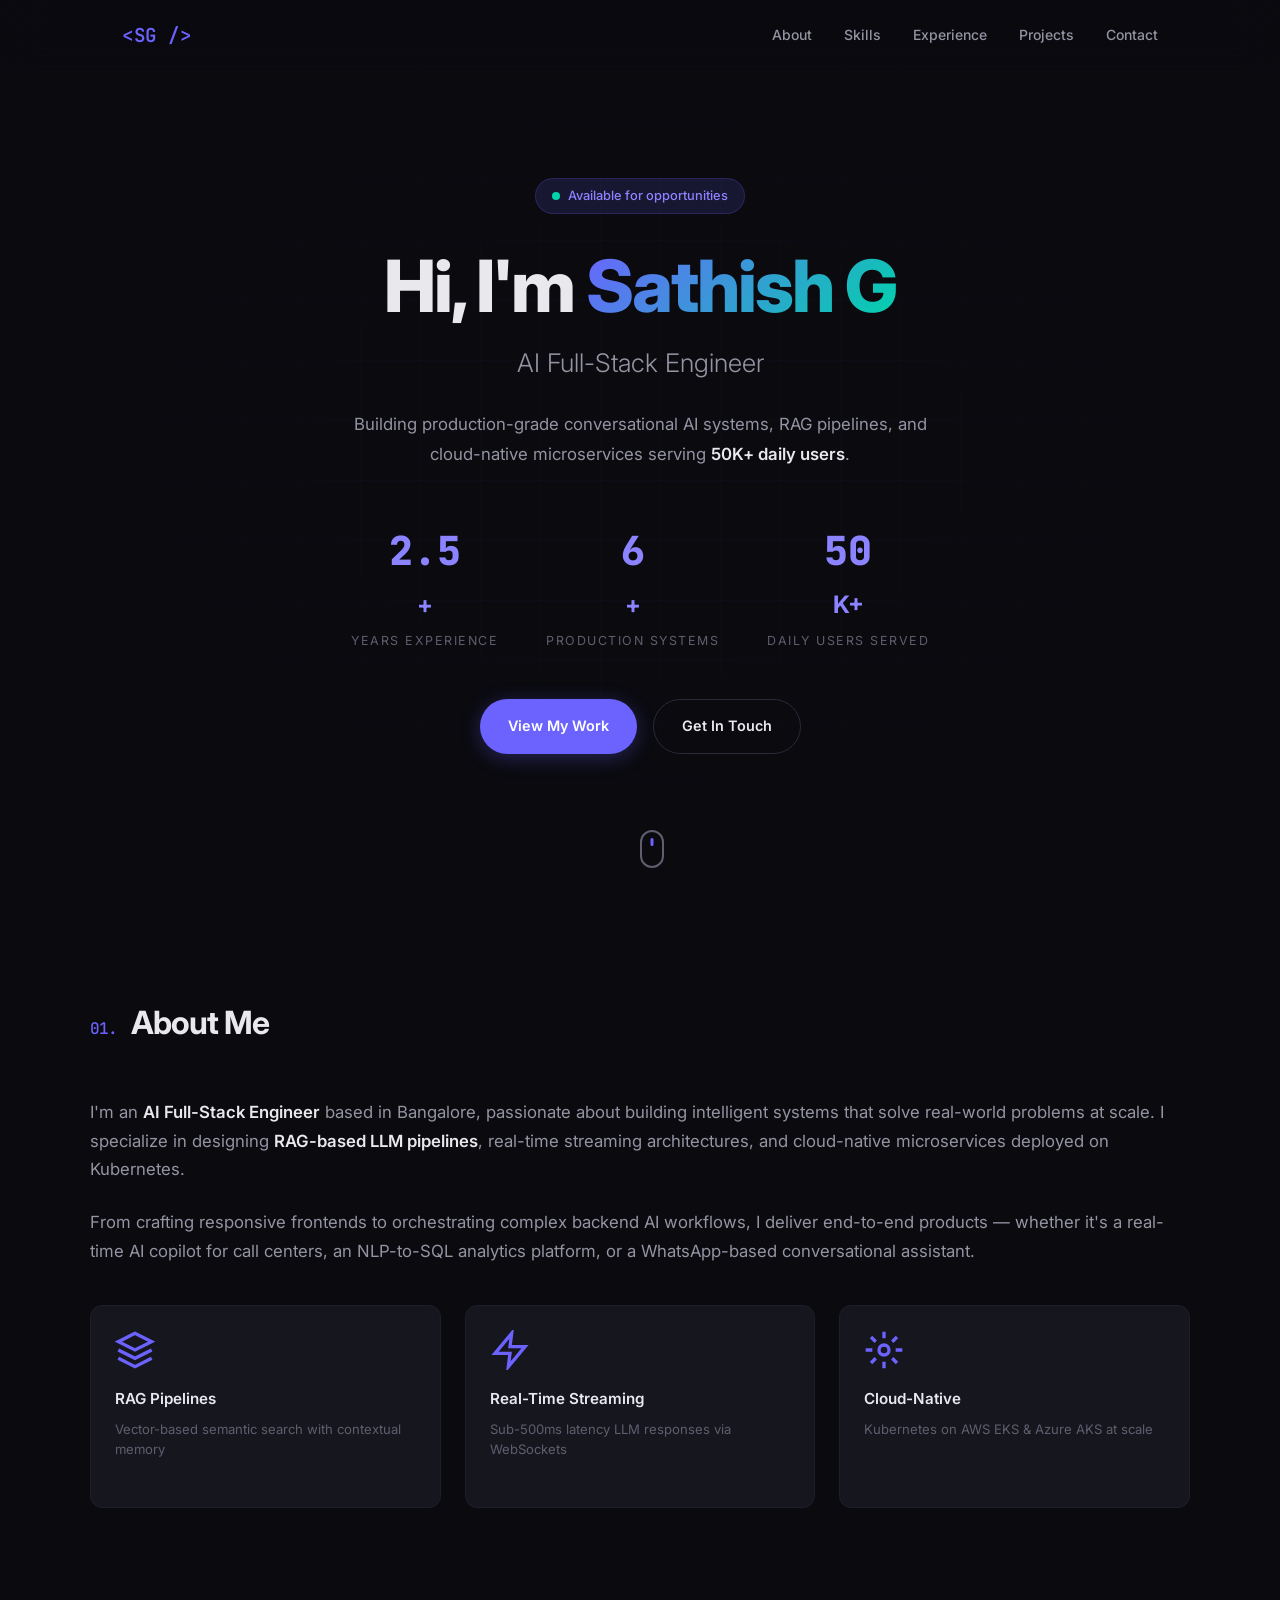
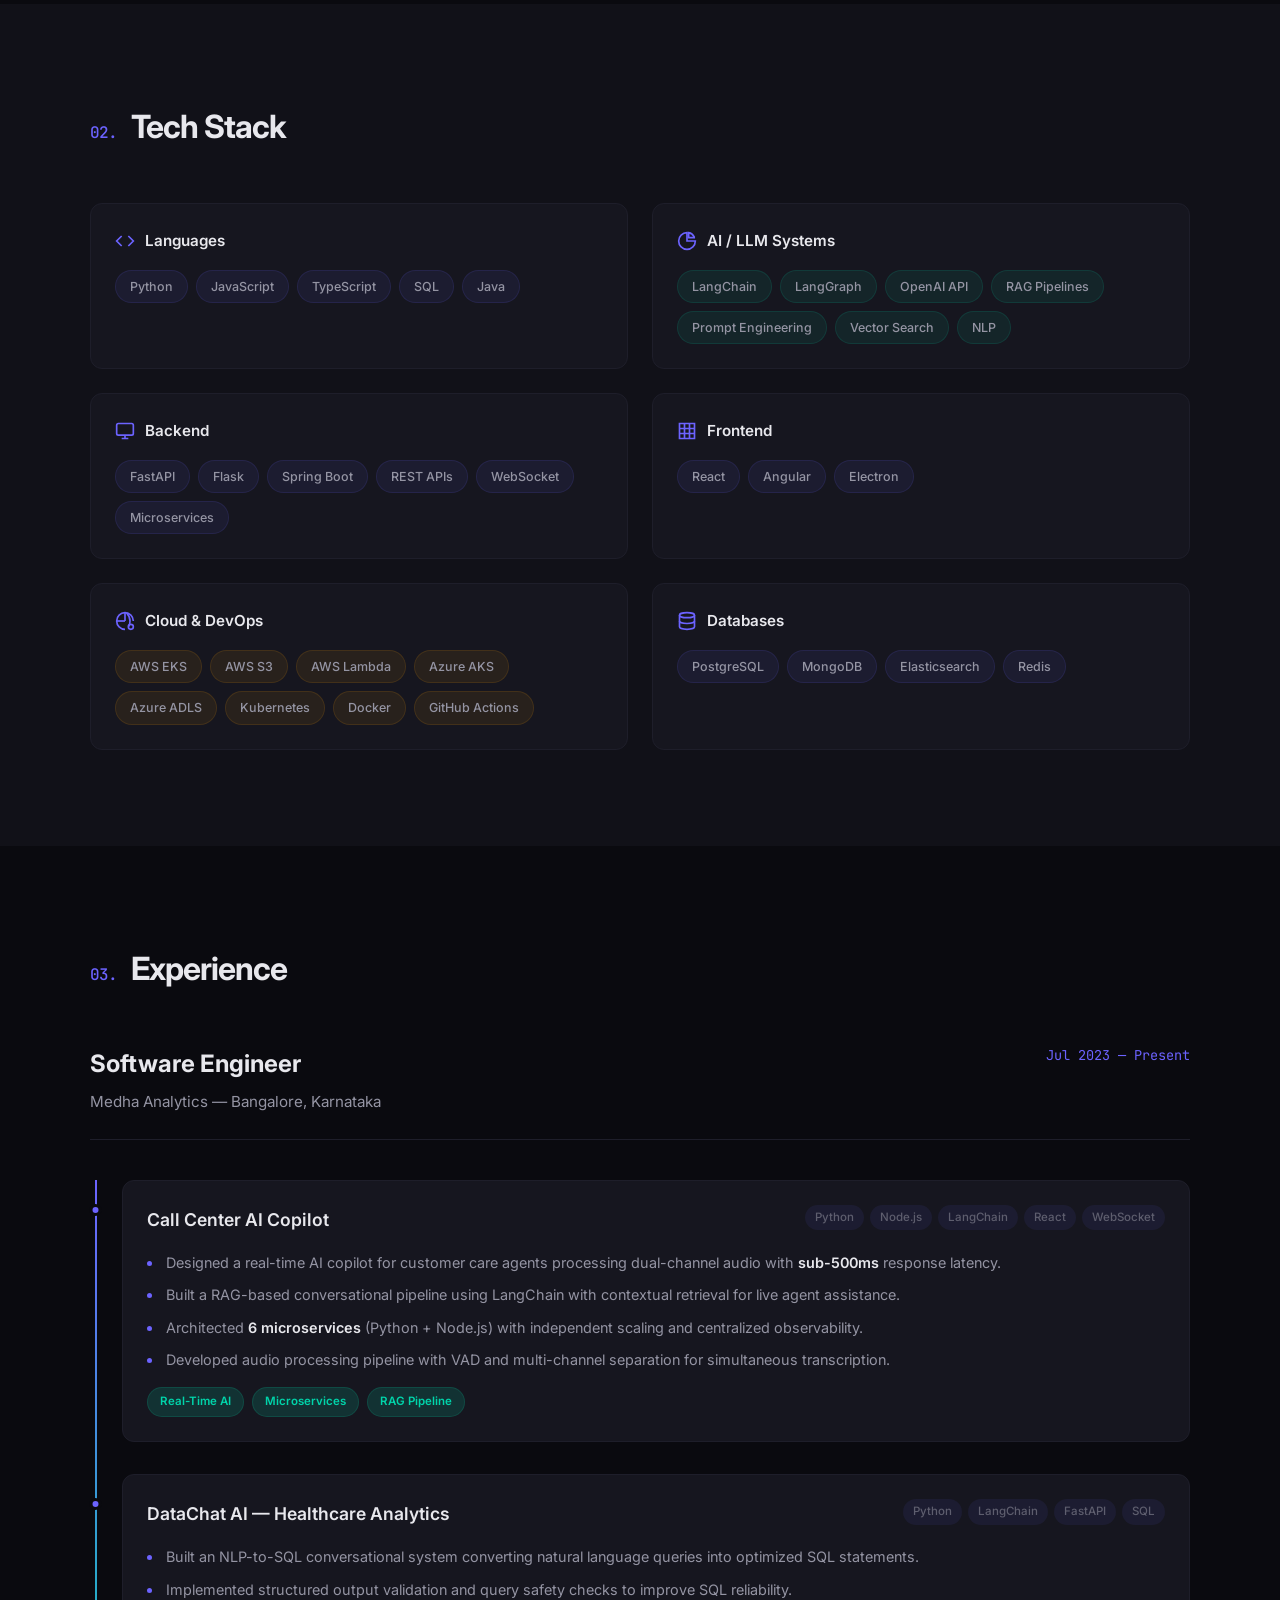
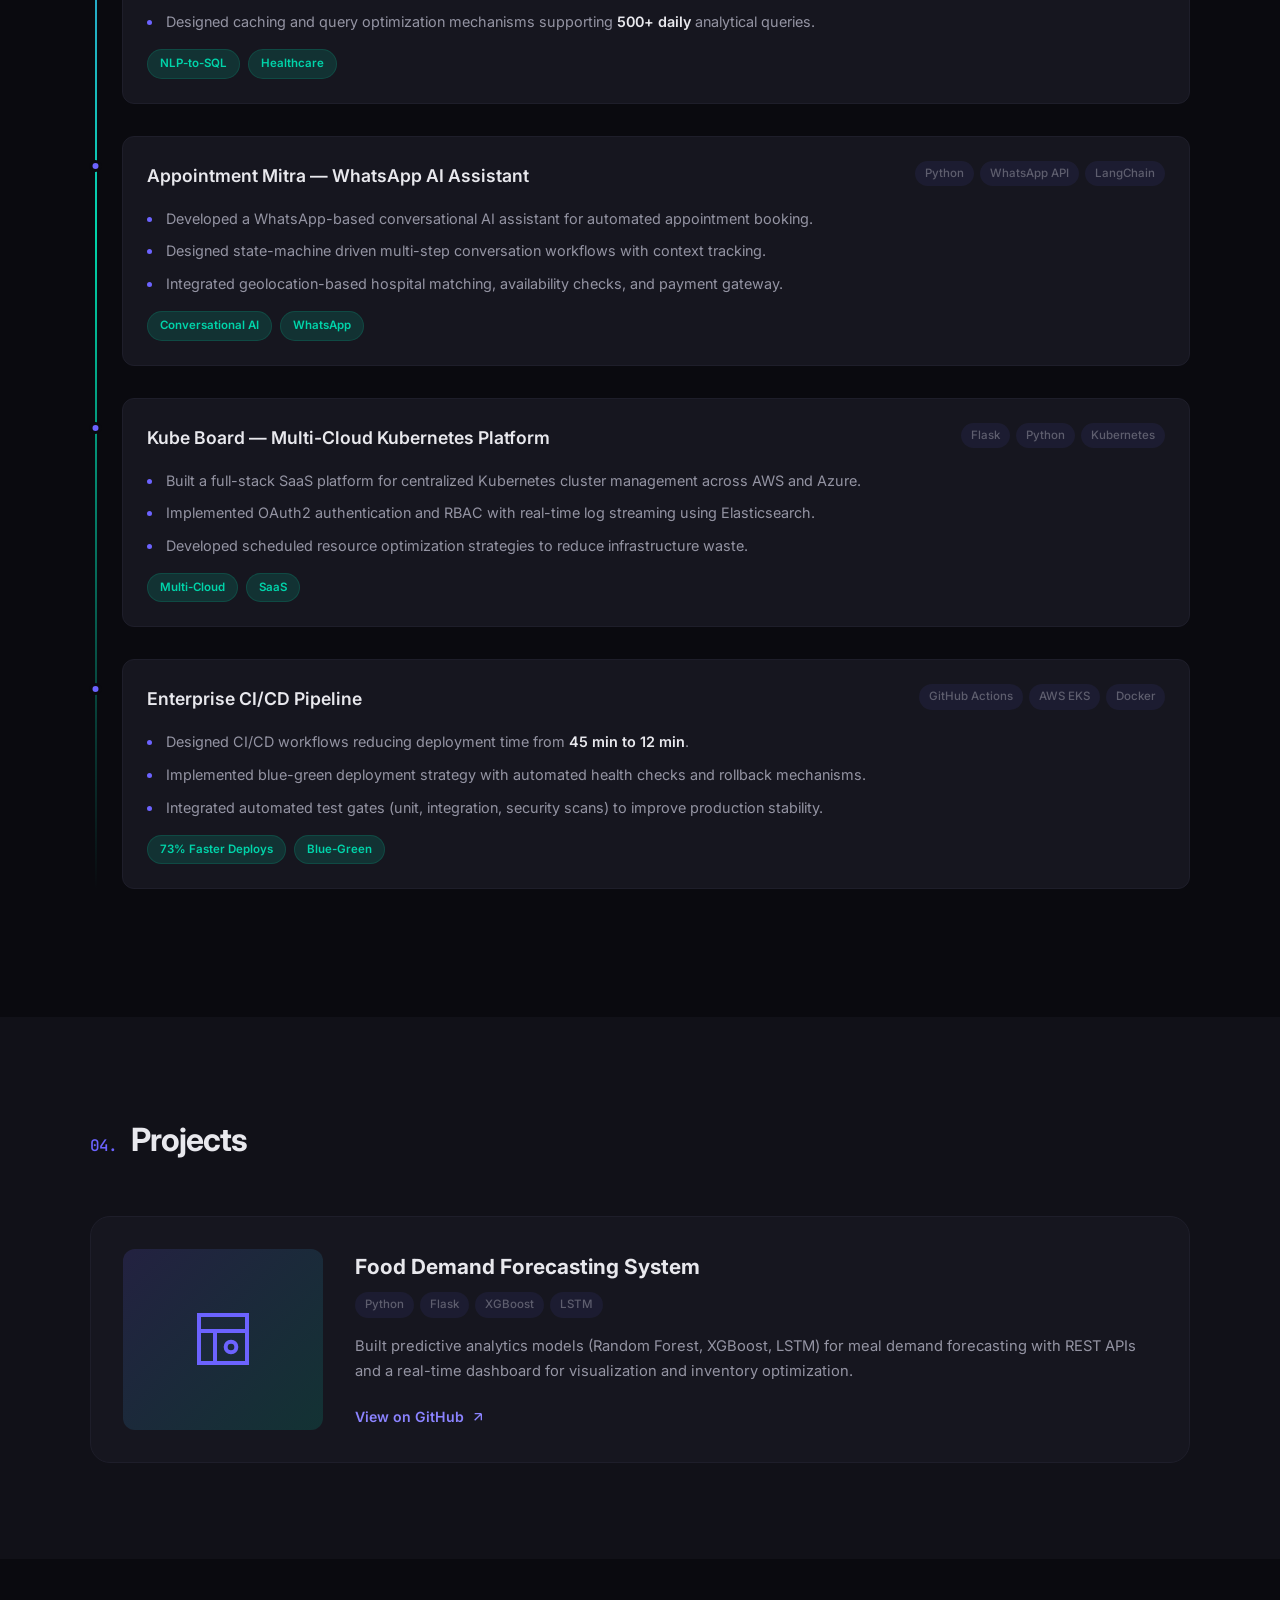
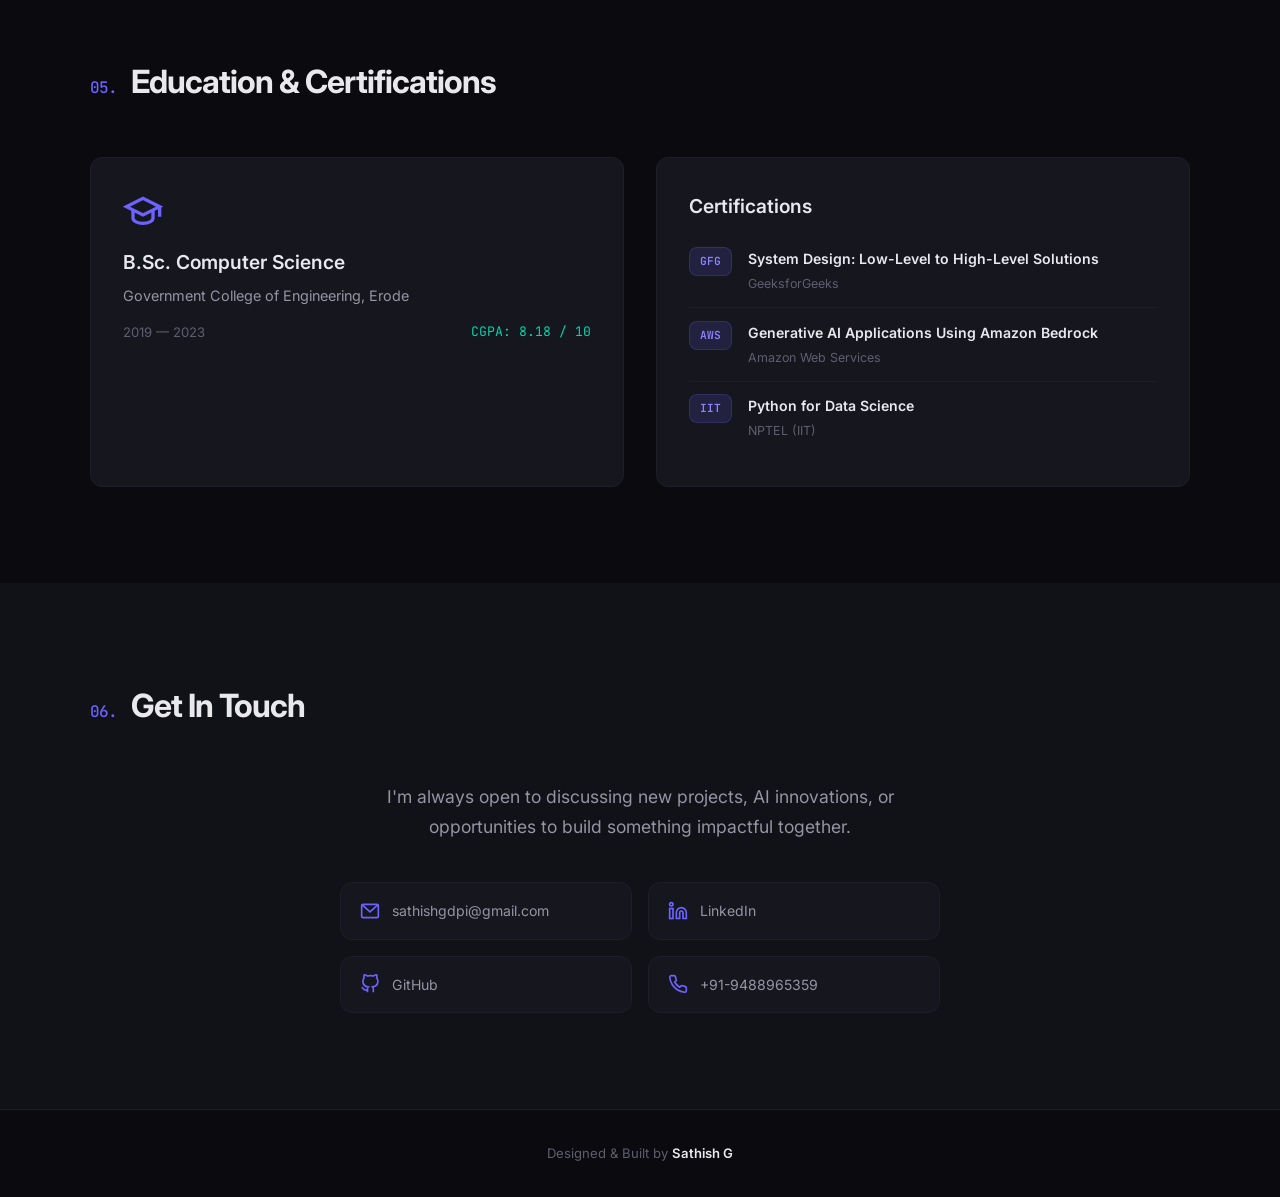
<file: templates/index.html>
<!DOCTYPE html>
<html lang="en">
<head>
  <meta charset="UTF-8" />
  <meta name="viewport" content="width=device-width, initial-scale=1.0" />
  <title>Sathish G — AI Full-Stack Engineer</title>
  <meta name="description" content="Portfolio of Sathish G — AI Full-Stack Engineer specializing in RAG pipelines, LLM systems, and cloud-native microservices." />
  <link rel="preconnect" href="https://fonts.googleapis.com" />
  <link rel="preconnect" href="https://fonts.gstatic.com" crossorigin />
  <link href="https://fonts.googleapis.com/css2?family=Inter:wght@300;400;500;600;700;800&family=JetBrains+Mono:wght@400;500&display=swap" rel="stylesheet" />
  <link rel="stylesheet" href="style.css" />
</head>
<body>
  <!-- Navigation -->
  <nav class="nav" id="nav">
    <div class="nav-inner">
      <a href="#hero" class="nav-logo">&lt;SG /&gt;</a>
      <button class="nav-toggle" id="navToggle" aria-label="Toggle menu">
        <span></span><span></span><span></span>
      </button>
      <ul class="nav-links" id="navLinks">
        <li><a href="#about">About</a></li>
        <li><a href="#skills">Skills</a></li>
        <li><a href="#experience">Experience</a></li>
        <li><a href="#projects">Projects</a></li>
        <li><a href="#contact">Contact</a></li>
      </ul>
    </div>
  </nav>

  <!-- Hero -->
  <section class="hero" id="hero">
    <div class="hero-bg-grid"></div>
    <div class="hero-content">
      <div class="hero-badge">Available for opportunities</div>
      <h1 class="hero-title">
        Hi, I'm <span class="gradient-text">Sathish G</span>
      </h1>
      <p class="hero-subtitle">AI Full-Stack Engineer</p>
      <p class="hero-description">
        Building production-grade conversational AI systems, RAG pipelines, and
        cloud-native microservices serving <strong>50K+ daily users</strong>.
      </p>
      <div class="hero-stats">
        <div class="stat">
          <span class="stat-number" data-target="2.5">0</span><span class="stat-suffix">+</span>
          <span class="stat-label">Years Experience</span>
        </div>
        <div class="stat">
          <span class="stat-number" data-target="6">0</span><span class="stat-suffix">+</span>
          <span class="stat-label">Production Systems</span>
        </div>
        <div class="stat">
          <span class="stat-number" data-target="50">0</span><span class="stat-suffix">K+</span>
          <span class="stat-label">Daily Users Served</span>
        </div>
      </div>
      <div class="hero-cta">
        <a href="#projects" class="btn btn-primary">View My Work</a>
        <a href="#contact" class="btn btn-outline">Get In Touch</a>
      </div>
    </div>
    <div class="scroll-indicator">
      <div class="mouse"><div class="wheel"></div></div>
    </div>
  </section>

  <!-- About -->
  <section class="section" id="about">
    <div class="container">
      <h2 class="section-title"><span class="section-number">01.</span> About Me</h2>
      <div class="about-grid">
        <div class="about-text">
          <p>
            I'm an <strong>AI Full-Stack Engineer</strong> based in Bangalore, passionate about building
            intelligent systems that solve real-world problems at scale. I specialize in designing
            <strong>RAG-based LLM pipelines</strong>, real-time streaming architectures, and cloud-native
            microservices deployed on Kubernetes.
          </p>
          <p>
            From crafting responsive frontends to orchestrating complex backend AI workflows, I deliver
            end-to-end products — whether it's a real-time AI copilot for call centers, an NLP-to-SQL
            analytics platform, or a WhatsApp-based conversational assistant.
          </p>
          <div class="about-highlights">
            <div class="highlight-card">
              <div class="highlight-icon">
                <svg viewBox="0 0 24 24" fill="none" stroke="currentColor" stroke-width="2"><path d="M12 2L2 7l10 5 10-5-10-5zM2 17l10 5 10-5M2 12l10 5 10-5"/></svg>
              </div>
              <h4>RAG Pipelines</h4>
              <p>Vector-based semantic search with contextual memory</p>
            </div>
            <div class="highlight-card">
              <div class="highlight-icon">
                <svg viewBox="0 0 24 24" fill="none" stroke="currentColor" stroke-width="2"><path d="M13 2L3 14h9l-1 8 10-12h-9l1-8z"/></svg>
              </div>
              <h4>Real-Time Streaming</h4>
              <p>Sub-500ms latency LLM responses via WebSockets</p>
            </div>
            <div class="highlight-card">
              <div class="highlight-icon">
                <svg viewBox="0 0 24 24" fill="none" stroke="currentColor" stroke-width="2"><circle cx="12" cy="12" r="3"/><path d="M12 1v4M12 19v4M4.22 4.22l2.83 2.83M16.95 16.95l2.83 2.83M1 12h4M19 12h4M4.22 19.78l2.83-2.83M16.95 7.05l2.83-2.83"/></svg>
              </div>
              <h4>Cloud-Native</h4>
              <p>Kubernetes on AWS EKS &amp; Azure AKS at scale</p>
            </div>
          </div>
        </div>
      </div>
    </div>
  </section>

  <!-- Skills -->
  <section class="section section-alt" id="skills">
    <div class="container">
      <h2 class="section-title"><span class="section-number">02.</span> Tech Stack</h2>
      <div class="skills-grid">
        <div class="skill-category">
          <div class="skill-category-header">
            <svg viewBox="0 0 24 24" fill="none" stroke="currentColor" stroke-width="2"><polyline points="16 18 22 12 16 6"/><polyline points="8 6 2 12 8 18"/></svg>
            <h3>Languages</h3>
          </div>
          <div class="skill-tags">
            <span class="skill-tag">Python</span>
            <span class="skill-tag">JavaScript</span>
            <span class="skill-tag">TypeScript</span>
            <span class="skill-tag">SQL</span>
            <span class="skill-tag">Java</span>
          </div>
        </div>
        <div class="skill-category">
          <div class="skill-category-header">
            <svg viewBox="0 0 24 24" fill="none" stroke="currentColor" stroke-width="2"><path d="M12 2a10 10 0 1 0 10 10H12V2z"/><path d="M20.66 7A10 10 0 0 0 14 2v6h6.66z"/></svg>
            <h3>AI / LLM Systems</h3>
          </div>
          <div class="skill-tags">
            <span class="skill-tag tag-ai">LangChain</span>
            <span class="skill-tag tag-ai">LangGraph</span>
            <span class="skill-tag tag-ai">OpenAI API</span>
            <span class="skill-tag tag-ai">RAG Pipelines</span>
            <span class="skill-tag tag-ai">Prompt Engineering</span>
            <span class="skill-tag tag-ai">Vector Search</span>
            <span class="skill-tag tag-ai">NLP</span>
          </div>
        </div>
        <div class="skill-category">
          <div class="skill-category-header">
            <svg viewBox="0 0 24 24" fill="none" stroke="currentColor" stroke-width="2"><rect x="2" y="3" width="20" height="14" rx="2"/><path d="M8 21h8M12 17v4"/></svg>
            <h3>Backend</h3>
          </div>
          <div class="skill-tags">
            <span class="skill-tag">FastAPI</span>
            <span class="skill-tag">Flask</span>
            <span class="skill-tag">Spring Boot</span>
            <span class="skill-tag">REST APIs</span>
            <span class="skill-tag">WebSocket</span>
            <span class="skill-tag">Microservices</span>
          </div>
        </div>
        <div class="skill-category">
          <div class="skill-category-header">
            <svg viewBox="0 0 24 24" fill="none" stroke="currentColor" stroke-width="2"><path d="M3 3h18v18H3zM9 3v18M15 3v18M3 9h18M3 15h18"/></svg>
            <h3>Frontend</h3>
          </div>
          <div class="skill-tags">
            <span class="skill-tag">React</span>
            <span class="skill-tag">Angular</span>
            <span class="skill-tag">Electron</span>
          </div>
        </div>
        <div class="skill-category">
          <div class="skill-category-header">
            <svg viewBox="0 0 24 24" fill="none" stroke="currentColor" stroke-width="2"><path d="M22 12c0-5.52-4.48-10-10-10S2 6.48 2 12s4.48 10 10 10"/><path d="M14 2.2A15.4 15.4 0 0 1 18 12c0 2.4-.6 4.6-1.5 6.5"/><path d="M2 12h10"/><path d="M12 2v10"/><circle cx="19" cy="19" r="3"/></svg>
            <h3>Cloud & DevOps</h3>
          </div>
          <div class="skill-tags">
            <span class="skill-tag tag-cloud">AWS EKS</span>
            <span class="skill-tag tag-cloud">AWS S3</span>
            <span class="skill-tag tag-cloud">AWS Lambda</span>
            <span class="skill-tag tag-cloud">Azure AKS</span>
            <span class="skill-tag tag-cloud">Azure ADLS</span>
            <span class="skill-tag tag-cloud">Kubernetes</span>
            <span class="skill-tag tag-cloud">Docker</span>
            <span class="skill-tag tag-cloud">GitHub Actions</span>
          </div>
        </div>
        <div class="skill-category">
          <div class="skill-category-header">
            <svg viewBox="0 0 24 24" fill="none" stroke="currentColor" stroke-width="2"><ellipse cx="12" cy="5" rx="9" ry="3"/><path d="M3 5v14c0 1.66 4 3 9 3s9-1.34 9-3V5"/><path d="M3 12c0 1.66 4 3 9 3s9-1.34 9-3"/></svg>
            <h3>Databases</h3>
          </div>
          <div class="skill-tags">
            <span class="skill-tag">PostgreSQL</span>
            <span class="skill-tag">MongoDB</span>
            <span class="skill-tag">Elasticsearch</span>
            <span class="skill-tag">Redis</span>
          </div>
        </div>
      </div>
    </div>
  </section>

  <!-- Experience -->
  <section class="section" id="experience">
    <div class="container">
      <h2 class="section-title"><span class="section-number">03.</span> Experience</h2>
      <div class="experience-header">
        <div class="company-info">
          <h3>Software Engineer</h3>
          <p class="company-name">Medha Analytics &mdash; Bangalore, Karnataka</p>
        </div>
        <span class="experience-date">Jul 2023 &mdash; Present</span>
      </div>

      <div class="projects-timeline">
        <!-- Call Center AI Copilot -->
        <div class="timeline-item" data-animate>
          <div class="timeline-dot"></div>
          <div class="timeline-card">
            <div class="timeline-card-header">
              <h4>Call Center AI Copilot</h4>
              <div class="timeline-tags">
                <span>Python</span><span>Node.js</span><span>LangChain</span><span>React</span><span>WebSocket</span>
              </div>
            </div>
            <ul class="timeline-details">
              <li>Designed a real-time AI copilot for customer care agents processing dual-channel audio with <strong>sub-500ms</strong> response latency.</li>
              <li>Built a RAG-based conversational pipeline using LangChain with contextual retrieval for live agent assistance.</li>
              <li>Architected <strong>6 microservices</strong> (Python + Node.js) with independent scaling and centralized observability.</li>
              <li>Developed audio processing pipeline with VAD and multi-channel separation for simultaneous transcription.</li>
            </ul>
            <div class="project-impact">
              <span class="impact-badge">Real-Time AI</span>
              <span class="impact-badge">Microservices</span>
              <span class="impact-badge">RAG Pipeline</span>
            </div>
          </div>
        </div>

        <!-- DataChat AI -->
        <div class="timeline-item" data-animate>
          <div class="timeline-dot"></div>
          <div class="timeline-card">
            <div class="timeline-card-header">
              <h4>DataChat AI &mdash; Healthcare Analytics</h4>
              <div class="timeline-tags">
                <span>Python</span><span>LangChain</span><span>FastAPI</span><span>SQL</span>
              </div>
            </div>
            <ul class="timeline-details">
              <li>Built an NLP-to-SQL conversational system converting natural language queries into optimized SQL statements.</li>
              <li>Implemented structured output validation and query safety checks to improve SQL reliability.</li>
              <li>Designed caching and query optimization mechanisms supporting <strong>500+ daily</strong> analytical queries.</li>
            </ul>
            <div class="project-impact">
              <span class="impact-badge">NLP-to-SQL</span>
              <span class="impact-badge">Healthcare</span>
            </div>
          </div>
        </div>

        <!-- Appointment Mitra -->
        <div class="timeline-item" data-animate>
          <div class="timeline-dot"></div>
          <div class="timeline-card">
            <div class="timeline-card-header">
              <h4>Appointment Mitra &mdash; WhatsApp AI Assistant</h4>
              <div class="timeline-tags">
                <span>Python</span><span>WhatsApp API</span><span>LangChain</span>
              </div>
            </div>
            <ul class="timeline-details">
              <li>Developed a WhatsApp-based conversational AI assistant for automated appointment booking.</li>
              <li>Designed state-machine driven multi-step conversation workflows with context tracking.</li>
              <li>Integrated geolocation-based hospital matching, availability checks, and payment gateway.</li>
            </ul>
            <div class="project-impact">
              <span class="impact-badge">Conversational AI</span>
              <span class="impact-badge">WhatsApp</span>
            </div>
          </div>
        </div>

        <!-- Kube Board -->
        <div class="timeline-item" data-animate>
          <div class="timeline-dot"></div>
          <div class="timeline-card">
            <div class="timeline-card-header">
              <h4>Kube Board &mdash; Multi-Cloud Kubernetes Platform</h4>
              <div class="timeline-tags">
                <span>Flask</span><span>Python</span><span>Kubernetes</span>
              </div>
            </div>
            <ul class="timeline-details">
              <li>Built a full-stack SaaS platform for centralized Kubernetes cluster management across AWS and Azure.</li>
              <li>Implemented OAuth2 authentication and RBAC with real-time log streaming using Elasticsearch.</li>
              <li>Developed scheduled resource optimization strategies to reduce infrastructure waste.</li>
            </ul>
            <div class="project-impact">
              <span class="impact-badge">Multi-Cloud</span>
              <span class="impact-badge">SaaS</span>
            </div>
          </div>
        </div>

        <!-- CI/CD -->
        <div class="timeline-item" data-animate>
          <div class="timeline-dot"></div>
          <div class="timeline-card">
            <div class="timeline-card-header">
              <h4>Enterprise CI/CD Pipeline</h4>
              <div class="timeline-tags">
                <span>GitHub Actions</span><span>AWS EKS</span><span>Docker</span>
              </div>
            </div>
            <ul class="timeline-details">
              <li>Designed CI/CD workflows reducing deployment time from <strong>45 min to 12 min</strong>.</li>
              <li>Implemented blue-green deployment strategy with automated health checks and rollback mechanisms.</li>
              <li>Integrated automated test gates (unit, integration, security scans) to improve production stability.</li>
            </ul>
            <div class="project-impact">
              <span class="impact-badge">73% Faster Deploys</span>
              <span class="impact-badge">Blue-Green</span>
            </div>
          </div>
        </div>
      </div>
    </div>
  </section>

  <!-- Projects -->
  <section class="section section-alt" id="projects">
    <div class="container">
      <h2 class="section-title"><span class="section-number">04.</span> Projects</h2>
      <div class="featured-projects">
        <div class="featured-card" data-animate>
          <div class="featured-card-visual">
            <div class="featured-icon-large">
              <svg viewBox="0 0 24 24" fill="none" stroke="currentColor" stroke-width="1.5"><path d="M3 3h18v18H3z"/><path d="M3 9h18"/><path d="M9 21V9"/><circle cx="15" cy="15" r="2"/></svg>
            </div>
          </div>
          <div class="featured-card-content">
            <h3>Food Demand Forecasting System</h3>
            <div class="timeline-tags">
              <span>Python</span><span>Flask</span><span>XGBoost</span><span>LSTM</span>
            </div>
            <p>Built predictive analytics models (Random Forest, XGBoost, LSTM) for meal demand forecasting with REST APIs and a real-time dashboard for visualization and inventory optimization.</p>
            <a href="https://github.com/Sathishg1342" class="project-link" target="_blank" rel="noopener">
              View on GitHub
              <svg viewBox="0 0 24 24" fill="none" stroke="currentColor" stroke-width="2" width="16" height="16"><path d="M7 17L17 7M17 7H7M17 7v10"/></svg>
            </a>
          </div>
        </div>
      </div>
    </div>
  </section>

  <!-- Education & Certifications -->
  <section class="section" id="education">
    <div class="container">
      <h2 class="section-title"><span class="section-number">05.</span> Education & Certifications</h2>
      <div class="edu-grid">
        <div class="edu-card" data-animate>
          <div class="edu-icon">
            <svg viewBox="0 0 24 24" fill="none" stroke="currentColor" stroke-width="2"><path d="M22 10v6M2 10l10-5 10 5-10 5z"/><path d="M6 12v5c0 1.66 2.69 3 6 3s6-1.34 6-3v-5"/></svg>
          </div>
          <h3>B.Sc. Computer Science</h3>
          <p class="edu-school">Government College of Engineering, Erode</p>
          <div class="edu-meta">
            <span>2019 &mdash; 2023</span>
            <span class="edu-gpa">CGPA: 8.18 / 10</span>
          </div>
        </div>
        <div class="cert-list" data-animate>
          <h3>Certifications</h3>
          <div class="cert-item">
            <div class="cert-badge">GFG</div>
            <div>
              <h4>System Design: Low-Level to High-Level Solutions</h4>
              <p>GeeksforGeeks</p>
            </div>
          </div>
          <div class="cert-item">
            <div class="cert-badge">AWS</div>
            <div>
              <h4>Generative AI Applications Using Amazon Bedrock</h4>
              <p>Amazon Web Services</p>
            </div>
          </div>
          <div class="cert-item">
            <div class="cert-badge">IIT</div>
            <div>
              <h4>Python for Data Science</h4>
              <p>NPTEL (IIT)</p>
            </div>
          </div>
        </div>
      </div>
    </div>
  </section>

  <!-- Contact -->
  <section class="section section-alt" id="contact">
    <div class="container">
      <h2 class="section-title"><span class="section-number">06.</span> Get In Touch</h2>
      <div class="contact-content">
        <p class="contact-text">
          I'm always open to discussing new projects, AI innovations, or opportunities to build something impactful together.
        </p>
        <div class="contact-links">
          <a href="mailto:sathishgdpi@gmail.com" class="contact-card">
            <svg viewBox="0 0 24 24" fill="none" stroke="currentColor" stroke-width="2"><rect x="2" y="4" width="20" height="16" rx="2"/><path d="M22 4L12 13 2 4"/></svg>
            <span>sathishgdpi@gmail.com</span>
          </a>
          <a href="https://linkedin.com/in/sathishg" class="contact-card" target="_blank" rel="noopener">
            <svg viewBox="0 0 24 24" fill="none" stroke="currentColor" stroke-width="2"><path d="M16 8a6 6 0 0 1 6 6v7h-4v-7a2 2 0 0 0-4 0v7h-4v-7a6 6 0 0 1 6-6z"/><rect x="2" y="9" width="4" height="12"/><circle cx="4" cy="4" r="2"/></svg>
            <span>LinkedIn</span>
          </a>
          <a href="https://github.com/Sathishg1342" class="contact-card" target="_blank" rel="noopener">
            <svg viewBox="0 0 24 24" fill="none" stroke="currentColor" stroke-width="2"><path d="M9 19c-5 1.5-5-2.5-7-3m14 6v-3.87a3.37 3.37 0 0 0-.94-2.61c3.14-.35 6.44-1.54 6.44-7A5.44 5.44 0 0 0 20 4.77 5.07 5.07 0 0 0 19.91 1S18.73.65 16 2.48a13.38 13.38 0 0 0-7 0C6.27.65 5.09 1 5.09 1A5.07 5.07 0 0 0 5 4.77a5.44 5.44 0 0 0-1.5 3.78c0 5.42 3.3 6.61 6.44 7A3.37 3.37 0 0 0 9 18.13V22"/></svg>
            <span>GitHub</span>
          </a>
          <a href="tel:+919488965359" class="contact-card">
            <svg viewBox="0 0 24 24" fill="none" stroke="currentColor" stroke-width="2"><path d="M22 16.92v3a2 2 0 0 1-2.18 2 19.79 19.79 0 0 1-8.63-3.07 19.5 19.5 0 0 1-6-6 19.79 19.79 0 0 1-3.07-8.67A2 2 0 0 1 4.11 2h3a2 2 0 0 1 2 1.72c.12.96.36 1.9.7 2.81a2 2 0 0 1-.45 2.11L8.09 9.91a16 16 0 0 0 6 6l1.27-1.27a2 2 0 0 1 2.11-.45c.9.34 1.85.58 2.81.7A2 2 0 0 1 22 16.92z"/></svg>
            <span>+91-9488965359</span>
          </a>
        </div>
      </div>
    </div>
  </section>

  <!-- Footer -->
  <footer class="footer">
    <p>Designed &amp; Built by <strong>Sathish G</strong></p>
  </footer>

  <script src="script.js"></script>
</body>
</html>
</file>
<file: style.css>
/* ── TOKENS ── */
:root {
  --bg:        #0A1520;
  --bg-alt:    #0D1B2C;
  --surf:      #111E2E;
  --surf2:     #162436;
  --teal:      #14B8A6;
  --teal-dim:  rgba(20,184,166,0.10);
  --teal-glow: rgba(20,184,166,0.18);
  --amber:     #F59E0B;
  --amber-dim: rgba(245,158,11,0.10);
  --text:      #F0F9FF;
  --text2:     #94A3B8;
  --text3:     #4B6A88;
  --border:    #1A2D42;
  --border2:   #243547;
  --radius:    10px;
  --font:      -apple-system, BlinkMacSystemFont, 'Segoe UI', 'Helvetica Neue', Arial, sans-serif;
  --mono:      'SF Mono', 'Cascadia Code', Consolas, 'Courier New', monospace;
}

/* ── RESET ── */
*, *::before, *::after { margin: 0; padding: 0; box-sizing: border-box; }
html { scroll-behavior: smooth; }
body {
  font-family: var(--font);
  background: var(--bg);
  color: var(--text);
  line-height: 1.6;
  overflow-x: hidden;
}

/* ── SCROLLBAR ── */
::-webkit-scrollbar { width: 4px; }
::-webkit-scrollbar-track { background: var(--bg); }
::-webkit-scrollbar-thumb { background: var(--border2); border-radius: 4px; }

/* ── PROGRESS BAR ── */
#progress {
  position: fixed; top: 0; left: 0; height: 2px;
  background: linear-gradient(90deg, var(--teal), var(--amber));
  z-index: 200; width: 0%;
  transition: width 0.1s linear;
}

/* ── NAV ── */
nav {
  position: fixed; top: 0; left: 0; right: 0; z-index: 100;
  padding: 0 40px; height: 60px;
  display: flex; align-items: center; justify-content: space-between;
  transition: background 0.3s, border-bottom 0.3s;
}
nav.scrolled {
  background: rgba(10,21,32,0.96);
  border-bottom: 1px solid var(--border);
  backdrop-filter: blur(12px);
}
.nav-logo {
  font-size: 20px; font-weight: 800; letter-spacing: -0.02em;
  color: var(--text); text-decoration: none;
}
.nav-logo span { color: var(--teal); }

.nav-links {
  display: flex; align-items: center; gap: 32px;
}
.nav-text-link {
  color: var(--text2); font-size: 14px; text-decoration: none;
  letter-spacing: 0.03em; transition: color 0.2s;
}
.nav-text-link:hover { color: var(--teal); }
.nav-cta {
  padding: 7px 18px;
  background: var(--teal-dim);
  border: 1px solid rgba(20,184,166,0.35);
  border-radius: 6px;
  color: var(--teal);
  font-weight: 600; font-size: 13px;
  text-decoration: none;
  transition: background 0.2s, border-color 0.2s, color 0.2s;
}
.nav-cta:hover {
  background: var(--teal-glow);
  border-color: var(--teal);
  color: var(--text);
}

/* Hamburger */
.nav-toggle {
  display: none;
  flex-direction: column; gap: 5px;
  background: none; border: none; cursor: pointer; padding: 4px;
}
.nav-toggle span {
  display: block; width: 22px; height: 2px;
  background: var(--text2); border-radius: 2px;
  transition: transform 0.2s, opacity 0.2s;
}

/* ── HERO ── */
#hero {
  min-height: 100vh;
  display: flex; align-items: center; justify-content: center; flex-direction: column;
  text-align: center;
  padding: 80px 20px 60px;
  position: relative; overflow: hidden;
}
#hero::before {
  content: '';
  position: absolute; inset: 0;
  background:
    radial-gradient(ellipse 80% 50% at 20% 30%, rgba(20,184,166,0.07) 0%, transparent 70%),
    radial-gradient(ellipse 60% 40% at 80% 70%, rgba(245,158,11,0.05) 0%, transparent 70%);
  animation: heroGlow 8s ease-in-out infinite alternate;
}
@keyframes heroGlow {
  0%   { opacity: 0.6; transform: scale(1); }
  100% { opacity: 1;   transform: scale(1.05); }
}
#hero-canvas {
  position: absolute; inset: 0; pointer-events: none; opacity: 0.5;
}

.hero-content { position: relative; z-index: 1; max-width: 700px; }

.hero-badge {
  display: inline-flex; align-items: center; gap: 7px;
  padding: 5px 14px;
  border: 1px solid rgba(20,184,166,0.3);
  background: var(--teal-dim); border-radius: 100px;
  font-size: 12px; font-weight: 600;
  color: var(--teal); letter-spacing: 0.08em; text-transform: uppercase;
  margin-bottom: 28px;
}
.hero-badge::before {
  content: '';
  width: 6px; height: 6px; border-radius: 50%;
  background: var(--teal);
  animation: pulse 2s infinite;
}
@keyframes pulse {
  0%, 100% { opacity: 1; transform: scale(1); }
  50%       { opacity: 0.4; transform: scale(1.4); }
}

.hero-name {
  font-size: clamp(52px, 10vw, 96px);
  font-weight: 800; color: var(--text);
  letter-spacing: -0.04em; line-height: 1;
  margin-bottom: 20px; text-wrap: balance;
}
.hero-name .accent { color: var(--teal); }

.hero-typing {
  font-family: var(--mono);
  font-size: clamp(16px, 2.5vw, 20px);
  color: var(--text2); margin-bottom: 16px; min-height: 1.6em;
}
.prefix { color: var(--teal); margin-right: 4px; }
.hero-cursor {
  display: inline-block; width: 2px; height: 1.1em;
  background: var(--teal); margin-left: 2px; vertical-align: middle;
  animation: blink 1s step-end infinite;
}
@keyframes blink { 0%, 100% { opacity: 1; } 50% { opacity: 0; } }

.hero-tagline {
  font-size: clamp(14px, 1.8vw, 16px); color: var(--text3);
  margin-bottom: 40px; max-width: 480px; margin-left: auto; margin-right: auto;
}

.hero-stats {
  display: flex; justify-content: center; flex-wrap: wrap;
  gap: 20px 40px; margin-bottom: 44px;
}
.hero-stat { text-align: center; }
.hero-stat .num {
  font-size: 28px; font-weight: 800; color: var(--text);
  letter-spacing: -0.02em; line-height: 1;
}
.hero-stat .num span { color: var(--teal); }
.hero-stat .lbl {
  font-size: 11px; color: var(--text3);
  letter-spacing: 0.1em; text-transform: uppercase; margin-top: 4px;
}

.hero-btns { display: flex; justify-content: center; gap: 12px; flex-wrap: wrap; }

/* ── BUTTONS ── */
.btn {
  padding: 11px 22px; border-radius: 8px;
  font-size: 14px; font-weight: 600;
  text-decoration: none; cursor: pointer; border: none;
  display: inline-flex; align-items: center; gap: 8px;
  transition: transform 0.18s, box-shadow 0.18s, background 0.18s, border-color 0.18s, color 0.18s;
  font-family: var(--font);
}
.btn:hover { transform: translateY(-2px); }
.btn-primary { background: var(--teal); color: #0A1520; }
.btn-primary:hover { box-shadow: 0 6px 20px rgba(20,184,166,0.35); }
.btn-outline {
  background: transparent;
  border: 1px solid var(--border2);
  color: var(--text2);
}
.btn-outline:hover { border-color: var(--teal); color: var(--teal); background: var(--teal-dim); }

/* ── SECTIONS ── */
section { padding: 80px 20px; }
.bg-alt { background: var(--bg-alt); }
.container { max-width: 960px; margin: 0 auto; }

.section-label {
  font-size: 11px; font-weight: 700; letter-spacing: 0.18em;
  text-transform: uppercase; color: var(--teal); margin-bottom: 10px;
}
.section-title {
  font-size: clamp(28px, 4vw, 40px);
  font-weight: 800; letter-spacing: -0.02em;
  color: var(--text); margin-bottom: 12px; text-wrap: balance;
}
.section-sub {
  font-size: 15px; color: var(--text2); max-width: 520px; margin-bottom: 48px;
}

/* ── FADE IN ── */
.fade-in { opacity: 0; transform: translateY(24px); transition: opacity 0.55s ease, transform 0.55s ease; }
.fade-in.visible { opacity: 1; transform: translateY(0); }

/* ── ABOUT ── */
.about-grid {
  display: grid; grid-template-columns: 1fr 1fr; gap: 48px; align-items: center;
}
.about-bio { font-size: 15px; color: var(--text2); line-height: 1.8; }
.about-bio p { margin-bottom: 16px; }
.about-bio p:last-child { margin-bottom: 0; }
.about-bio strong { color: var(--text); }

.about-cards { display: flex; flex-direction: column; gap: 14px; }
.about-card {
  background: var(--surf); border: 1px solid var(--border); border-radius: var(--radius);
  padding: 18px 20px; display: flex; align-items: center; gap: 16px;
  transition: border-color 0.2s;
}
.about-card:hover { border-color: var(--border2); }
.about-card-icon {
  width: 42px; height: 42px; border-radius: 8px;
  background: var(--teal-dim); border: 1px solid rgba(20,184,166,0.2);
  display: flex; align-items: center; justify-content: center; flex-shrink: 0;
}
.about-card-icon svg { width: 20px; height: 20px; }
.about-card-text .big { font-size: 22px; font-weight: 800; color: var(--text); letter-spacing: -0.02em; }
.about-card-text .small { font-size: 12px; color: var(--text3); margin-top: 1px; }

/* ── EXPERIENCE ── */
.exp-card {
  background: var(--surf); border: 1px solid var(--border); border-radius: var(--radius);
  padding: 28px 30px; position: relative; overflow: hidden;
  transition: border-color 0.2s;
}
.exp-card::before {
  content: ''; position: absolute; top: 0; left: 0; right: 0; height: 3px;
  background: linear-gradient(90deg, var(--teal), transparent);
}
.exp-card:hover { border-color: var(--border2); }

.exp-company { display: flex; align-items: center; gap: 14px; }
.exp-logo {
  width: 44px; height: 44px; border-radius: 9px; flex-shrink: 0;
  background: var(--teal-dim); border: 1px solid rgba(20,184,166,0.25);
  display: flex; align-items: center; justify-content: center;
  font-size: 14px; font-weight: 800; letter-spacing: 0.02em; color: var(--teal);
}
.exp-company-name {
  font-size: 17px; font-weight: 700; color: var(--text);
  letter-spacing: -0.01em; line-height: 1.3;
}
.exp-company-name span { color: var(--text2); font-weight: 500; }
.exp-company-meta { font-size: 12.5px; color: var(--text3); margin-top: 2px; }

.exp-roles {
  margin: 22px 0 4px; padding-left: 5px;
  border-left: 1px solid var(--border2);
}
.exp-role {
  display: flex; align-items: baseline; flex-wrap: wrap; gap: 4px 12px;
  padding: 8px 0 8px 20px; position: relative;
}
.exp-dot {
  position: absolute; left: -10px; top: 15px;
  width: 9px; height: 9px; border-radius: 50%;
  background: var(--surf); border: 2px solid var(--border2);
}
.exp-role-current .exp-dot { background: var(--teal); border-color: var(--teal); }
.exp-role-title { font-size: 15px; font-weight: 600; color: var(--text2); }
.exp-role-current .exp-role-title { color: var(--text); }
.exp-role-period {
  font-family: var(--mono); font-size: 11.5px; color: var(--text3);
  padding: 2px 9px; border-radius: 4px;
  background: var(--surf2); border: 1px solid var(--border);
}
.exp-role-current .exp-role-period {
  color: var(--teal); background: var(--teal-dim); border-color: rgba(20,184,166,0.25);
}

.exp-points { list-style: none; margin-top: 20px; padding-top: 20px; border-top: 1px solid var(--border); }
.exp-points li {
  font-size: 13.5px; color: var(--text2); line-height: 1.7;
  padding-left: 20px; margin-bottom: 11px; position: relative;
}
.exp-points li:last-child { margin-bottom: 0; }
.exp-points li::before {
  content: ''; position: absolute; left: 3px; top: 9px;
  width: 5px; height: 5px; border-radius: 50%; background: var(--teal); opacity: 0.55;
}
.exp-points strong { color: var(--text); font-weight: 600; }

/* ── TECH STACK ── */
.stack-group { margin-bottom: 28px; }
.stack-group:last-child { margin-bottom: 0; }
.stack-group-label {
  font-size: 11px; font-weight: 700; letter-spacing: 0.14em;
  text-transform: uppercase; color: var(--text3); margin-bottom: 12px;
}
.chips { display: flex; flex-wrap: wrap; gap: 8px; }
.chip {
  font-family: var(--mono); font-size: 12.5px;
  padding: 5px 13px; border-radius: 6px;
  border: 1px solid var(--border2); background: var(--surf); color: var(--text2);
  transition: border-color 0.18s, color 0.18s, background 0.18s; cursor: default;
}
.chip:hover { border-color: var(--teal); color: var(--teal); background: var(--teal-dim); }
.chip-amber:hover { border-color: var(--amber); color: var(--amber); background: var(--amber-dim); }

/* ── PROJECTS ── */
.projects-grid { display: grid; grid-template-columns: 1fr 1fr; gap: 20px; }
.project-card {
  background: var(--surf); border: 1px solid var(--border); border-radius: var(--radius);
  padding: 26px; display: flex; flex-direction: column; gap: 14px;
  position: relative; overflow: hidden;
  transition: transform 0.22s, box-shadow 0.22s, border-color 0.22s;
  cursor: default;
}
.project-card::before {
  content: ''; position: absolute; top: 0; left: 0; right: 0; height: 3px;
}
.card-teal::before  { background: linear-gradient(90deg, var(--teal), transparent); }
.card-amber::before { background: linear-gradient(90deg, var(--amber), transparent); }
.project-card:hover { transform: translateY(-4px); border-color: var(--border2); }
.card-teal:hover  { box-shadow: 0 16px 40px rgba(0,0,0,0.3), 0 0 0 1px rgba(20,184,166,0.2); }
.card-amber:hover { box-shadow: 0 16px 40px rgba(0,0,0,0.3), 0 0 0 1px rgba(245,158,11,0.15); }

.project-head {
  display: flex; align-items: flex-start; justify-content: space-between; gap: 12px;
}
.project-name { font-size: 17px; font-weight: 700; color: var(--text); letter-spacing: -0.01em; line-height: 1.3; }
.project-badge {
  font-size: 10px; font-weight: 700; letter-spacing: 0.1em; text-transform: uppercase;
  padding: 3px 8px; border-radius: 4px; flex-shrink: 0; margin-top: 2px;
}
.badge-teal  { background: var(--teal-dim);  color: var(--teal);  border: 1px solid rgba(20,184,166,0.25); }
.badge-amber { background: var(--amber-dim); color: var(--amber); border: 1px solid rgba(245,158,11,0.2);  }

.project-desc { font-size: 13.5px; color: var(--text2); line-height: 1.65; }

.project-tags { display: flex; flex-wrap: wrap; gap: 6px; }
.project-tag {
  font-family: var(--mono); font-size: 11px;
  padding: 2px 8px; border-radius: 4px;
  background: var(--surf2); border: 1px solid var(--border); color: var(--text3);
}

.project-metric {
  margin-top: auto; padding-top: 14px; border-top: 1px solid var(--border);
  font-size: 12.5px; color: var(--text3);
  display: flex; align-items: center; gap: 6px;
}
.metric-teal strong { color: var(--teal); }
.metric-amber strong { color: var(--amber); }

/* ── EDUCATION ── */
.edu-card {
  background: var(--surf); border: 1px solid var(--border); border-radius: var(--radius);
  padding: 22px 24px; margin-bottom: 16px;
  display: flex; align-items: center; gap: 16px;
  transition: border-color 0.2s;
}
.edu-card:hover { border-color: var(--border2); }
.edu-icon {
  width: 42px; height: 42px; border-radius: 8px; flex-shrink: 0;
  background: var(--teal-dim); border: 1px solid rgba(20,184,166,0.2);
  display: flex; align-items: center; justify-content: center;
}
.edu-text { flex: 1; min-width: 0; }
.edu-degree { font-size: 15px; font-weight: 700; color: var(--text); line-height: 1.4; }
.edu-school { font-size: 13px; color: var(--text2); margin-top: 2px; }
.edu-meta { text-align: right; flex-shrink: 0; }
.edu-years {
  font-family: var(--mono); font-size: 12px; color: var(--text3);
}
.edu-cgpa {
  font-size: 13px; font-weight: 700; color: var(--teal); margin-top: 3px;
}

.edu-note {
  margin-top: 16px; padding: 14px 18px;
  background: var(--amber-dim); border: 1px solid rgba(245,158,11,0.2); border-radius: var(--radius);
  display: flex; align-items: center; gap: 10px;
  font-size: 13px; color: var(--text2);
}
.edu-note strong { color: var(--amber); }
.edu-note svg { flex-shrink: 0; }

/* ── CERTIFICATIONS ── */
.certs-grid { display: grid; grid-template-columns: repeat(3, 1fr); gap: 16px; }
.cert-card {
  background: var(--surf); border: 1px solid var(--border); border-radius: var(--radius);
  padding: 22px; display: flex; flex-direction: column; gap: 12px;
  transition: transform 0.2s, border-color 0.2s;
}
.cert-card:hover { transform: translateY(-3px); border-color: var(--border2); }
.cert-icon {
  width: 38px; height: 38px; border-radius: 8px;
  display: flex; align-items: center; justify-content: center;
}
.cert-icon-teal  { background: var(--teal-dim);  border: 1px solid rgba(20,184,166,0.2); }
.cert-icon-amber { background: var(--amber-dim); border: 1px solid rgba(245,158,11,0.15); }
.cert-name { font-size: 14px; font-weight: 700; color: var(--text); line-height: 1.4; }
.cert-by   { font-size: 12px; color: var(--text3); }
.cert-link {
  font-size: 12px; color: var(--teal); text-decoration: none;
  display: inline-flex; align-items: center; gap: 4px;
  margin-top: auto; opacity: 0.8; transition: opacity 0.15s;
}
.cert-link:hover { opacity: 1; }
.cert-link-placeholder { font-size: 12px; color: var(--text3); margin-top: auto; }

/* ── CONTACT ── */
.contact-center { text-align: center; }
.contact-sub { margin: 0 auto 40px; }
.contact-grid {
  display: grid; grid-template-columns: repeat(2, 1fr); gap: 14px;
  max-width: 560px; margin: 0 auto;
}
.contact-card {
  background: var(--surf); border: 1px solid var(--border); border-radius: var(--radius);
  padding: 18px 20px; text-decoration: none;
  display: flex; align-items: center; gap: 14px;
  transition: border-color 0.18s, transform 0.18s, background 0.18s;
}
.contact-card:hover {
  border-color: var(--teal); background: var(--teal-dim); transform: translateY(-2px);
}
.contact-card-icon {
  width: 36px; height: 36px; border-radius: 8px; flex-shrink: 0;
  background: var(--teal-dim); border: 1px solid rgba(20,184,166,0.2);
  display: flex; align-items: center; justify-content: center;
}
.contact-label { font-size: 11px; color: var(--text3); text-transform: uppercase; letter-spacing: 0.08em; }
.contact-val   { font-size: 13.5px; color: var(--text); font-weight: 500; }

/* ── FOOTER ── */
footer {
  background: var(--bg); border-top: 1px solid var(--border);
  padding: 24px 40px;
  display: flex; align-items: center; justify-content: space-between;
  font-size: 12.5px; color: var(--text3);
}
.footer-right { display: flex; align-items: center; gap: 8px; }
.footer-dot { width: 5px; height: 5px; border-radius: 50%; background: var(--teal); }

/* ── RESPONSIVE ── */
@media (max-width: 900px) {
  nav { padding: 0 24px; }
  .nav-links { gap: 22px; }
}

@media (max-width: 768px) {
  nav { padding: 0 20px; }

  .nav-links {
    display: none; flex-direction: column; gap: 0;
    position: fixed; top: 60px; left: 0; right: 0;
    background: rgba(10,21,32,0.98);
    border-bottom: 1px solid var(--border);
    padding: 16px 0;
  }
  .nav-links.open { display: flex; }
  .nav-text-link { padding: 12px 24px; width: 100%; }
  .nav-cta { margin: 8px 24px 8px; border-radius: 6px; text-align: center; }
  .nav-toggle { display: flex; }

  .about-grid { grid-template-columns: 1fr; gap: 32px; }
  .projects-grid { grid-template-columns: 1fr; }
  .certs-grid { grid-template-columns: 1fr; }
  .contact-grid { grid-template-columns: 1fr; }
  .hero-stats { gap: 20px 28px; }

  .exp-card { padding: 24px 20px; }
  .exp-role { padding-left: 18px; }

  .edu-card { flex-wrap: wrap; }
  .edu-text { flex-basis: calc(100% - 58px); }
  .edu-meta { text-align: left; width: 100%; padding-left: 58px; }
  .edu-years, .edu-cgpa { display: inline-block; margin-right: 12px; }
  footer { flex-direction: column; gap: 8px; text-align: center; }
}

@media (max-width: 480px) {
  section { padding: 56px 16px; }
  nav { padding: 0 16px; }
  .hero-btns { flex-direction: column; align-items: center; }
}

@media (prefers-reduced-motion: reduce) {
  *, *::before, *::after { animation: none !important; transition: none !important; }
}
</file>
<file: templates/style.css>
/* ===== CSS Variables & Reset ===== */
:root {
  --bg-primary: #0a0a0f;
  --bg-secondary: #111118;
  --bg-card: #16161f;
  --bg-card-hover: #1c1c28;
  --text-primary: #e8e8ed;
  --text-secondary: #9494a3;
  --text-muted: #5e5e6e;
  --accent: #6c63ff;
  --accent-light: #8b83ff;
  --accent-glow: rgba(108, 99, 255, 0.15);
  --accent2: #00d4aa;
  --accent2-glow: rgba(0, 212, 170, 0.15);
  --border: #1e1e2a;
  --border-hover: #2a2a3a;
  --radius: 12px;
  --radius-sm: 8px;
  --radius-lg: 20px;
  --font: 'Inter', -apple-system, BlinkMacSystemFont, sans-serif;
  --font-mono: 'JetBrains Mono', monospace;
  --transition: 0.3s cubic-bezier(0.4, 0, 0.2, 1);
  --max-width: 1100px;
}

*, *::before, *::after { box-sizing: border-box; margin: 0; padding: 0; }

html {
  scroll-behavior: smooth;
  scroll-padding-top: 80px;
}

body {
  font-family: var(--font);
  background: var(--bg-primary);
  color: var(--text-primary);
  line-height: 1.7;
  -webkit-font-smoothing: antialiased;
  overflow-x: hidden;
}

a { color: inherit; text-decoration: none; }
ul { list-style: none; }
img { max-width: 100%; }
strong { color: var(--text-primary); font-weight: 600; }

/* ===== Navigation ===== */
.nav {
  position: fixed;
  top: 0;
  left: 0;
  right: 0;
  z-index: 1000;
  background: rgba(10, 10, 15, 0.8);
  backdrop-filter: blur(20px);
  border-bottom: 1px solid transparent;
  transition: var(--transition);
}

.nav.scrolled {
  border-bottom-color: var(--border);
}

.nav-inner {
  max-width: var(--max-width);
  margin: 0 auto;
  padding: 0 2rem;
  display: flex;
  align-items: center;
  justify-content: space-between;
  height: 70px;
}

.nav-logo {
  font-family: var(--font-mono);
  font-size: 1.2rem;
  font-weight: 600;
  color: var(--accent);
  letter-spacing: -0.5px;
}

.nav-links {
  display: flex;
  gap: 2rem;
}

.nav-links a {
  font-size: 0.875rem;
  font-weight: 500;
  color: var(--text-secondary);
  transition: var(--transition);
  position: relative;
}

.nav-links a::after {
  content: '';
  position: absolute;
  bottom: -4px;
  left: 0;
  width: 0;
  height: 2px;
  background: var(--accent);
  transition: var(--transition);
}

.nav-links a:hover { color: var(--accent-light); }
.nav-links a:hover::after { width: 100%; }

.nav-toggle {
  display: none;
  flex-direction: column;
  gap: 5px;
  background: none;
  border: none;
  cursor: pointer;
  padding: 4px;
}

.nav-toggle span {
  width: 24px;
  height: 2px;
  background: var(--text-primary);
  border-radius: 2px;
  transition: var(--transition);
}

/* ===== Hero ===== */
.hero {
  min-height: 100vh;
  display: flex;
  align-items: center;
  justify-content: center;
  position: relative;
  padding: 6rem 2rem 4rem;
  overflow: hidden;
}

.hero-bg-grid {
  position: absolute;
  inset: 0;
  background-image:
    linear-gradient(rgba(108, 99, 255, 0.03) 1px, transparent 1px),
    linear-gradient(90deg, rgba(108, 99, 255, 0.03) 1px, transparent 1px);
  background-size: 60px 60px;
  mask-image: radial-gradient(ellipse at center, black 30%, transparent 70%);
}

.hero-content {
  max-width: var(--max-width);
  text-align: center;
  position: relative;
  z-index: 1;
}

.hero-badge {
  display: inline-flex;
  align-items: center;
  gap: 8px;
  padding: 6px 16px;
  background: var(--accent-glow);
  border: 1px solid rgba(108, 99, 255, 0.2);
  border-radius: 50px;
  font-size: 0.8rem;
  font-weight: 500;
  color: var(--accent-light);
  margin-bottom: 2rem;
  animation: fadeInUp 0.8s ease;
}

.hero-badge::before {
  content: '';
  width: 8px;
  height: 8px;
  background: var(--accent2);
  border-radius: 50%;
  animation: pulse 2s infinite;
}

.hero-title {
  font-size: clamp(2.5rem, 6vw, 4.5rem);
  font-weight: 800;
  line-height: 1.1;
  letter-spacing: -2px;
  margin-bottom: 1rem;
  animation: fadeInUp 0.8s ease 0.1s both;
}

.gradient-text {
  background: linear-gradient(135deg, var(--accent), var(--accent2));
  -webkit-background-clip: text;
  -webkit-text-fill-color: transparent;
  background-clip: text;
}

.hero-subtitle {
  font-size: clamp(1.2rem, 2.5vw, 1.6rem);
  font-weight: 300;
  color: var(--text-secondary);
  margin-bottom: 1.5rem;
  animation: fadeInUp 0.8s ease 0.2s both;
}

.hero-description {
  font-size: 1.05rem;
  color: var(--text-secondary);
  max-width: 600px;
  margin: 0 auto 3rem;
  line-height: 1.8;
  animation: fadeInUp 0.8s ease 0.3s both;
}

.hero-stats {
  display: flex;
  justify-content: center;
  gap: 3rem;
  margin-bottom: 3rem;
  animation: fadeInUp 0.8s ease 0.4s both;
}

.stat { text-align: center; }

.stat-number {
  display: block;
  font-size: 2.5rem;
  font-weight: 800;
  color: var(--accent-light);
  font-family: var(--font-mono);
}

.stat-suffix {
  font-size: 1.5rem;
  font-weight: 700;
  color: var(--accent-light);
}

.stat-label {
  display: block;
  font-size: 0.78rem;
  color: var(--text-muted);
  text-transform: uppercase;
  letter-spacing: 1.5px;
  margin-top: 4px;
}

.hero-cta {
  display: flex;
  gap: 1rem;
  justify-content: center;
  animation: fadeInUp 0.8s ease 0.5s both;
}

.btn {
  display: inline-flex;
  align-items: center;
  gap: 8px;
  padding: 14px 28px;
  border-radius: 50px;
  font-size: 0.9rem;
  font-weight: 600;
  transition: var(--transition);
  cursor: pointer;
  border: none;
}

.btn-primary {
  background: var(--accent);
  color: white;
  box-shadow: 0 4px 20px rgba(108, 99, 255, 0.3);
}

.btn-primary:hover {
  background: var(--accent-light);
  box-shadow: 0 6px 30px rgba(108, 99, 255, 0.4);
  transform: translateY(-2px);
}

.btn-outline {
  background: transparent;
  color: var(--text-primary);
  border: 1px solid var(--border-hover);
}

.btn-outline:hover {
  border-color: var(--accent);
  color: var(--accent-light);
  transform: translateY(-2px);
}

/* Scroll indicator */
.scroll-indicator {
  position: absolute;
  bottom: 2rem;
  left: 50%;
  transform: translateX(-50%);
  animation: fadeInUp 0.8s ease 0.8s both;
}

.mouse {
  width: 24px;
  height: 38px;
  border: 2px solid var(--text-muted);
  border-radius: 12px;
  position: relative;
}

.wheel {
  width: 3px;
  height: 8px;
  background: var(--accent);
  border-radius: 2px;
  position: absolute;
  top: 6px;
  left: 50%;
  transform: translateX(-50%);
  animation: scroll 2s infinite;
}

/* ===== Sections ===== */
.section {
  padding: 6rem 2rem;
}

.section-alt {
  background: var(--bg-secondary);
}

.container {
  max-width: var(--max-width);
  margin: 0 auto;
}

.section-title {
  font-size: 2rem;
  font-weight: 700;
  margin-bottom: 3rem;
  letter-spacing: -1px;
}

.section-number {
  font-family: var(--font-mono);
  font-size: 1rem;
  font-weight: 500;
  color: var(--accent);
  margin-right: 8px;
}

/* ===== About ===== */
.about-text p {
  color: var(--text-secondary);
  margin-bottom: 1.5rem;
  font-size: 1.05rem;
}

.about-highlights {
  display: grid;
  grid-template-columns: repeat(3, 1fr);
  gap: 1.5rem;
  margin-top: 2.5rem;
}

.highlight-card {
  background: var(--bg-card);
  border: 1px solid var(--border);
  border-radius: var(--radius);
  padding: 1.5rem;
  transition: var(--transition);
}

.highlight-card:hover {
  border-color: var(--accent);
  background: var(--bg-card-hover);
  transform: translateY(-4px);
  box-shadow: 0 8px 30px var(--accent-glow);
}

.highlight-icon {
  width: 40px;
  height: 40px;
  color: var(--accent);
  margin-bottom: 1rem;
}

.highlight-icon svg {
  width: 100%;
  height: 100%;
}

.highlight-card h4 {
  font-size: 0.95rem;
  font-weight: 600;
  margin-bottom: 0.5rem;
}

.highlight-card p {
  font-size: 0.82rem;
  color: var(--text-muted);
  line-height: 1.5;
}

/* ===== Skills ===== */
.skills-grid {
  display: grid;
  grid-template-columns: repeat(2, 1fr);
  gap: 1.5rem;
}

.skill-category {
  background: var(--bg-card);
  border: 1px solid var(--border);
  border-radius: var(--radius);
  padding: 1.5rem;
  transition: var(--transition);
}

.skill-category:hover {
  border-color: var(--border-hover);
  background: var(--bg-card-hover);
}

.skill-category-header {
  display: flex;
  align-items: center;
  gap: 10px;
  margin-bottom: 1rem;
}

.skill-category-header svg {
  width: 20px;
  height: 20px;
  color: var(--accent);
  flex-shrink: 0;
}

.skill-category-header h3 {
  font-size: 0.95rem;
  font-weight: 600;
}

.skill-tags {
  display: flex;
  flex-wrap: wrap;
  gap: 8px;
}

.skill-tag {
  padding: 5px 14px;
  background: rgba(108, 99, 255, 0.08);
  border: 1px solid rgba(108, 99, 255, 0.12);
  border-radius: 50px;
  font-size: 0.78rem;
  font-weight: 500;
  color: var(--text-secondary);
  transition: var(--transition);
}

.skill-tag:hover {
  background: rgba(108, 99, 255, 0.15);
  border-color: rgba(108, 99, 255, 0.25);
  color: var(--accent-light);
}

.tag-ai {
  background: rgba(0, 212, 170, 0.08);
  border-color: rgba(0, 212, 170, 0.12);
}

.tag-ai:hover {
  background: rgba(0, 212, 170, 0.15);
  border-color: rgba(0, 212, 170, 0.25);
  color: var(--accent2);
}

.tag-cloud {
  background: rgba(255, 165, 0, 0.08);
  border-color: rgba(255, 165, 0, 0.12);
}

.tag-cloud:hover {
  background: rgba(255, 165, 0, 0.15);
  border-color: rgba(255, 165, 0, 0.25);
  color: #ffa500;
}

/* ===== Experience ===== */
.experience-header {
  display: flex;
  justify-content: space-between;
  align-items: flex-start;
  margin-bottom: 2.5rem;
  padding-bottom: 1.5rem;
  border-bottom: 1px solid var(--border);
}

.experience-header h3 {
  font-size: 1.5rem;
  font-weight: 700;
}

.company-name {
  color: var(--text-secondary);
  font-size: 0.95rem;
  margin-top: 4px;
}

.experience-date {
  font-family: var(--font-mono);
  font-size: 0.85rem;
  color: var(--accent);
  white-space: nowrap;
}

/* Timeline */
.projects-timeline {
  position: relative;
  padding-left: 2rem;
}

.projects-timeline::before {
  content: '';
  position: absolute;
  left: 5px;
  top: 0;
  bottom: 0;
  width: 2px;
  background: linear-gradient(to bottom, var(--accent), var(--accent2), transparent);
}

.timeline-item {
  position: relative;
  margin-bottom: 2rem;
}

.timeline-dot {
  position: absolute;
  left: -2rem;
  top: 1.5rem;
  width: 12px;
  height: 12px;
  background: var(--accent);
  border-radius: 50%;
  border: 3px solid var(--bg-primary);
  transform: translateX(-0.5px);
  z-index: 1;
}

.timeline-card {
  background: var(--bg-card);
  border: 1px solid var(--border);
  border-radius: var(--radius);
  padding: 1.5rem;
  transition: var(--transition);
}

.timeline-card:hover {
  border-color: var(--border-hover);
  transform: translateX(4px);
}

.timeline-card-header {
  display: flex;
  justify-content: space-between;
  align-items: flex-start;
  gap: 1rem;
  margin-bottom: 1rem;
  flex-wrap: wrap;
}

.timeline-card-header h4 {
  font-size: 1.1rem;
  font-weight: 600;
}

.timeline-tags {
  display: flex;
  gap: 6px;
  flex-wrap: wrap;
}

.timeline-tags span {
  padding: 3px 10px;
  background: rgba(108, 99, 255, 0.08);
  border-radius: 50px;
  font-size: 0.72rem;
  font-weight: 500;
  color: var(--text-muted);
}

.timeline-details {
  list-style: none;
  margin-bottom: 1rem;
}

.timeline-details li {
  position: relative;
  padding-left: 1.2rem;
  margin-bottom: 0.6rem;
  font-size: 0.9rem;
  color: var(--text-secondary);
  line-height: 1.6;
}

.timeline-details li::before {
  content: '';
  position: absolute;
  left: 0;
  top: 10px;
  width: 5px;
  height: 5px;
  background: var(--accent);
  border-radius: 50%;
}

.project-impact {
  display: flex;
  gap: 8px;
  flex-wrap: wrap;
}

.impact-badge {
  padding: 4px 12px;
  background: var(--accent2-glow);
  border: 1px solid rgba(0, 212, 170, 0.15);
  border-radius: 50px;
  font-size: 0.72rem;
  font-weight: 600;
  color: var(--accent2);
}

/* ===== Featured Projects ===== */
.featured-card {
  display: grid;
  grid-template-columns: 200px 1fr;
  gap: 2rem;
  background: var(--bg-card);
  border: 1px solid var(--border);
  border-radius: var(--radius-lg);
  padding: 2rem;
  transition: var(--transition);
}

.featured-card:hover {
  border-color: var(--accent);
  box-shadow: 0 10px 40px var(--accent-glow);
}

.featured-card-visual {
  display: flex;
  align-items: center;
  justify-content: center;
  background: linear-gradient(135deg, var(--accent-glow), var(--accent2-glow));
  border-radius: var(--radius);
}

.featured-icon-large {
  width: 64px;
  height: 64px;
  color: var(--accent);
}

.featured-icon-large svg {
  width: 100%;
  height: 100%;
}

.featured-card-content h3 {
  font-size: 1.3rem;
  font-weight: 700;
  margin-bottom: 0.5rem;
}

.featured-card-content .timeline-tags {
  margin-bottom: 1rem;
}

.featured-card-content p {
  color: var(--text-secondary);
  font-size: 0.92rem;
  margin-bottom: 1.2rem;
}

.project-link {
  display: inline-flex;
  align-items: center;
  gap: 6px;
  color: var(--accent-light);
  font-size: 0.88rem;
  font-weight: 600;
  transition: var(--transition);
}

.project-link:hover {
  color: var(--accent);
}

/* ===== Education ===== */
.edu-grid {
  display: grid;
  grid-template-columns: 1fr 1fr;
  gap: 2rem;
}

.edu-card {
  background: var(--bg-card);
  border: 1px solid var(--border);
  border-radius: var(--radius);
  padding: 2rem;
}

.edu-icon {
  width: 40px;
  height: 40px;
  color: var(--accent);
  margin-bottom: 1rem;
}

.edu-icon svg { width: 100%; height: 100%; }

.edu-card h3 {
  font-size: 1.2rem;
  font-weight: 600;
  margin-bottom: 0.3rem;
}

.edu-school {
  color: var(--text-secondary);
  font-size: 0.9rem;
  margin-bottom: 0.8rem;
}

.edu-meta {
  display: flex;
  justify-content: space-between;
  font-size: 0.82rem;
  color: var(--text-muted);
}

.edu-gpa {
  font-family: var(--font-mono);
  color: var(--accent2);
}

.cert-list {
  background: var(--bg-card);
  border: 1px solid var(--border);
  border-radius: var(--radius);
  padding: 2rem;
}

.cert-list h3 {
  font-size: 1.2rem;
  font-weight: 600;
  margin-bottom: 1.5rem;
}

.cert-item {
  display: flex;
  align-items: flex-start;
  gap: 1rem;
  padding: 0.8rem 0;
  border-top: 1px solid var(--border);
}

.cert-item:first-of-type {
  border-top: none;
  padding-top: 0;
}

.cert-badge {
  padding: 4px 10px;
  background: var(--accent-glow);
  border: 1px solid rgba(108, 99, 255, 0.2);
  border-radius: var(--radius-sm);
  font-family: var(--font-mono);
  font-size: 0.7rem;
  font-weight: 600;
  color: var(--accent-light);
  white-space: nowrap;
}

.cert-item h4 {
  font-size: 0.88rem;
  font-weight: 600;
  margin-bottom: 2px;
}

.cert-item p {
  font-size: 0.78rem;
  color: var(--text-muted);
}

/* ===== Contact ===== */
.contact-content {
  text-align: center;
  max-width: 600px;
  margin: 0 auto;
}

.contact-text {
  font-size: 1.1rem;
  color: var(--text-secondary);
  margin-bottom: 2.5rem;
}

.contact-links {
  display: grid;
  grid-template-columns: repeat(2, 1fr);
  gap: 1rem;
}

.contact-card {
  display: flex;
  align-items: center;
  gap: 12px;
  padding: 1rem 1.2rem;
  background: var(--bg-card);
  border: 1px solid var(--border);
  border-radius: var(--radius);
  font-size: 0.88rem;
  color: var(--text-secondary);
  transition: var(--transition);
}

.contact-card:hover {
  border-color: var(--accent);
  color: var(--accent-light);
  transform: translateY(-2px);
}

.contact-card svg {
  width: 20px;
  height: 20px;
  flex-shrink: 0;
  color: var(--accent);
}

/* ===== Footer ===== */
.footer {
  padding: 2rem;
  text-align: center;
  font-size: 0.82rem;
  color: var(--text-muted);
  border-top: 1px solid var(--border);
}

/* ===== Animations ===== */
@keyframes fadeInUp {
  from { opacity: 0; transform: translateY(30px); }
  to { opacity: 1; transform: translateY(0); }
}

@keyframes pulse {
  0%, 100% { opacity: 1; }
  50% { opacity: 0.4; }
}

@keyframes scroll {
  0% { opacity: 1; transform: translateX(-50%) translateY(0); }
  100% { opacity: 0; transform: translateX(-50%) translateY(12px); }
}

[data-animate] {
  opacity: 0;
  transform: translateY(30px);
  transition: opacity 0.6s ease, transform 0.6s ease;
}

[data-animate].visible {
  opacity: 1;
  transform: translateY(0);
}

/* ===== Responsive ===== */
@media (max-width: 768px) {
  .nav-links {
    display: none;
    position: absolute;
    top: 70px;
    left: 0;
    right: 0;
    background: rgba(10, 10, 15, 0.95);
    backdrop-filter: blur(20px);
    flex-direction: column;
    align-items: center;
    padding: 2rem;
    gap: 1.5rem;
    border-bottom: 1px solid var(--border);
  }

  .nav-links.active { display: flex; }
  .nav-toggle { display: flex; }

  .hero-stats {
    gap: 1.5rem;
  }

  .stat-number {
    font-size: 1.8rem;
  }

  .hero-cta {
    flex-direction: column;
    align-items: center;
  }

  .about-highlights {
    grid-template-columns: 1fr;
  }

  .skills-grid {
    grid-template-columns: 1fr;
  }

  .experience-header {
    flex-direction: column;
    gap: 0.5rem;
  }

  .timeline-card-header {
    flex-direction: column;
  }

  .featured-card {
    grid-template-columns: 1fr;
  }

  .featured-card-visual {
    height: 120px;
  }

  .edu-grid {
    grid-template-columns: 1fr;
  }

  .contact-links {
    grid-template-columns: 1fr;
  }
}

@media (max-width: 480px) {
  .hero-stats {
    flex-direction: column;
    gap: 1rem;
  }

  .section {
    padding: 4rem 1.2rem;
  }

  .section-title {
    font-size: 1.6rem;
  }
}
</file>
